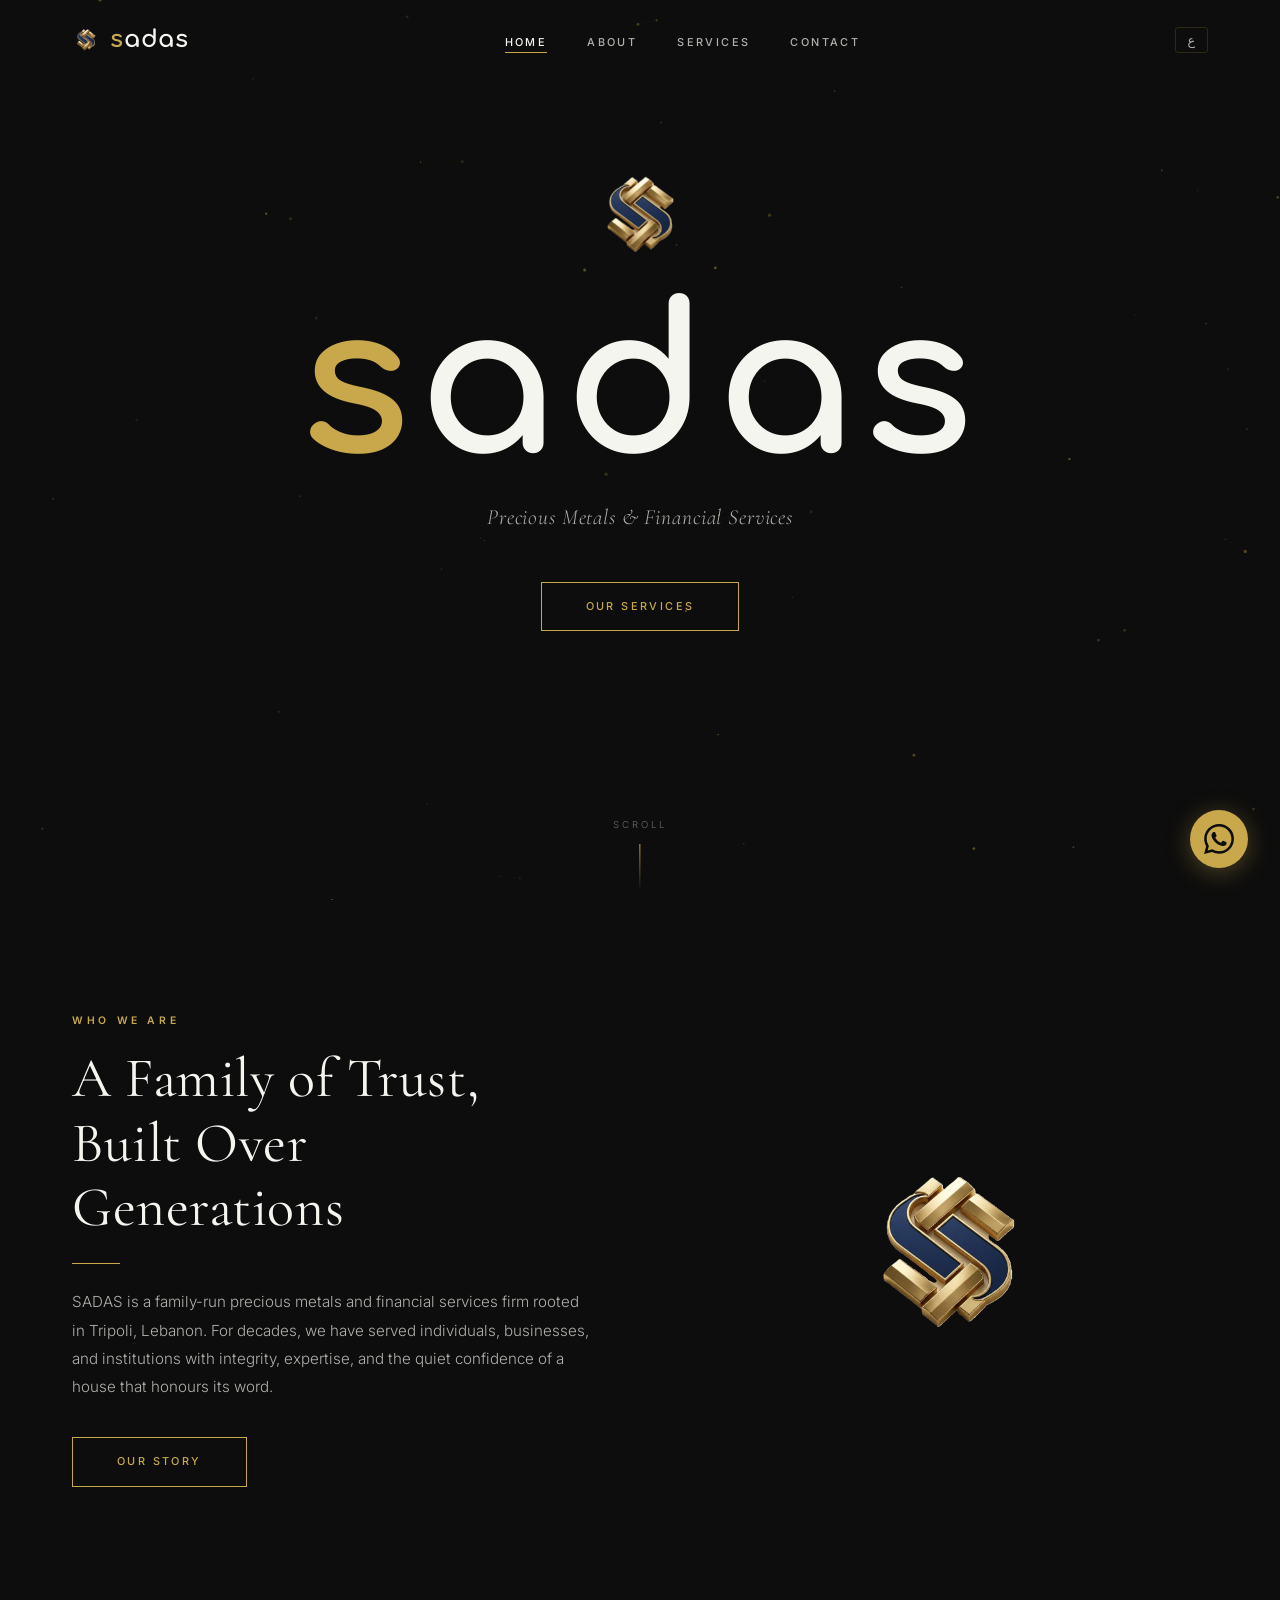
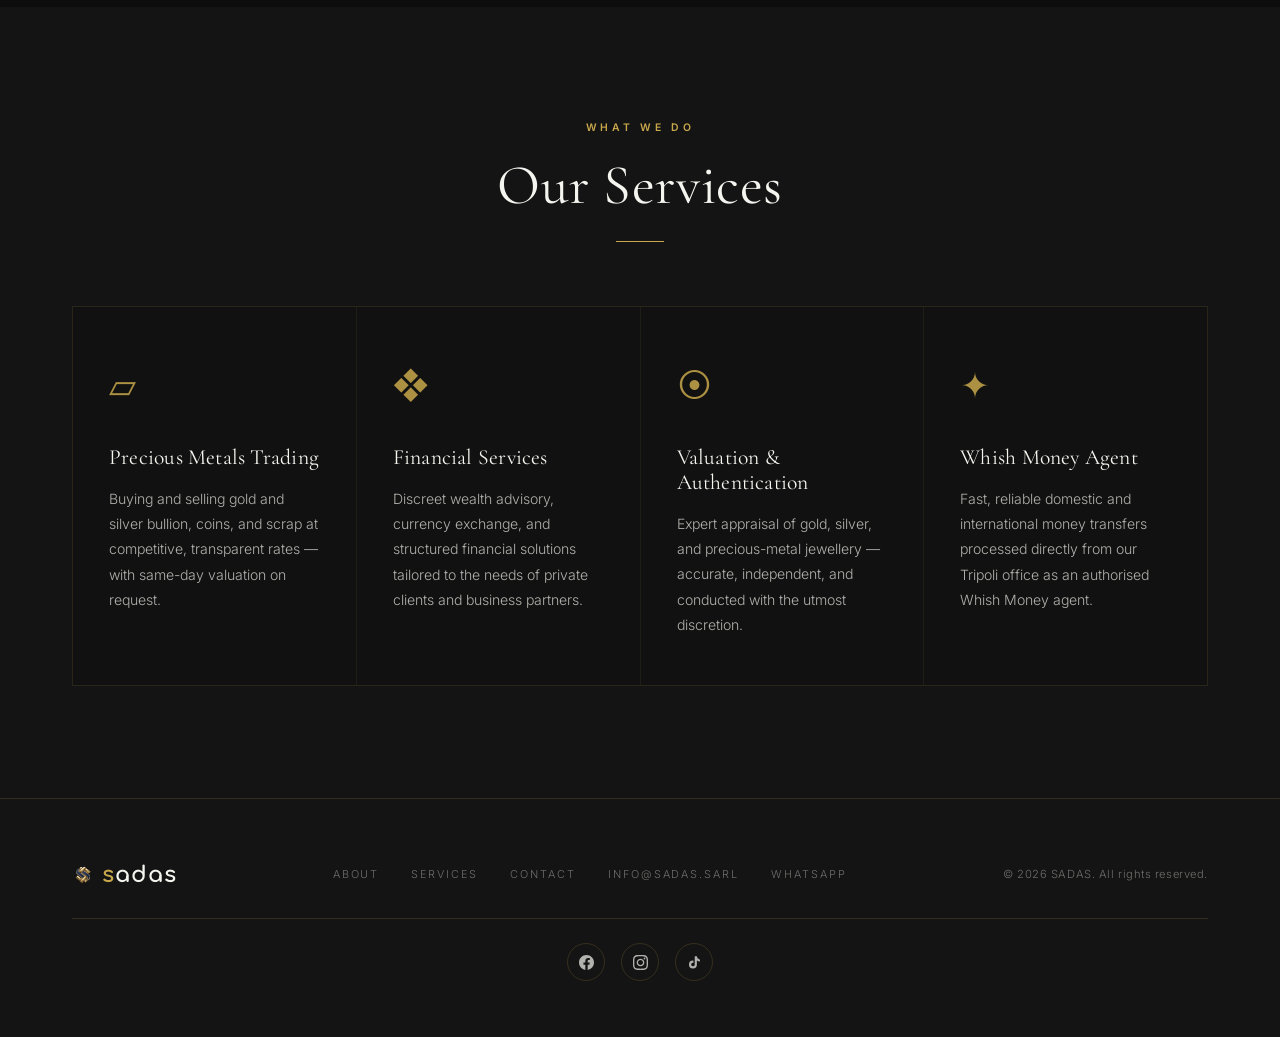
<file: index.html>
<!DOCTYPE html>
<html lang="en">
<head>
  <meta charset="UTF-8" />
  <meta name="viewport" content="width=device-width, initial-scale=1.0" />
  <title>SADAS — Precious Metals &amp; Financial Services | Tripoli, Lebanon</title>
  <meta name="description" content="SADAS (Saadeddine Abdulrahman Dannaoui &amp; Sons) — a trusted family firm in Tripoli, Lebanon specialising in precious metals trading and financial services." />
  <meta property="og:type"        content="website" />
  <meta property="og:url"         content="https://sadas.sarl/" />
  <meta property="og:title"       content="SADAS — Precious Metals &amp; Financial Services" />
  <meta property="og:description" content="Trusted family firm in Tripoli, Lebanon. Precious Metals &amp; Financial Services." />
  <link rel="icon" type="image/png" href="img/logo-mark.png" />
  <link rel="stylesheet" href="css/style.css" />
  <link rel="preconnect" href="https://fonts.googleapis.com" />
  <link rel="preconnect" href="https://fonts.gstatic.com" crossorigin />
</head>
<body>

  <!-- NAVBAR -->
  <nav class="navbar" aria-label="Main navigation">
    <div class="container">
      <a href="index.html" class="nav-logo" aria-label="SADAS — Home">
        <img class="logo-mark" src="img/logo-mark.png" alt="" aria-hidden="true" onerror="this.style.display='none'">
        <span class="logo-text"><em>s</em>adas</span>
      </a>

      <ul class="nav-links" role="list">
        <li><a href="index.html"    data-i18n="nav-home">Home</a></li>
        <li><a href="about.html"   data-i18n="nav-about">About</a></li>
        <li><a href="services.html" data-i18n="nav-services">Services</a></li>
        <li><a href="contact.html" data-i18n="nav-contact">Contact</a></li>
      </ul>

      <button class="lang-toggle" id="lang-toggle" aria-label="Switch language">&#1593;</button>

      <button class="nav-hamburger" aria-label="Open navigation menu" aria-expanded="false">
        <span></span><span></span><span></span>
      </button>
    </div>
  </nav>

  <!-- Mobile nav overlay -->
  <nav class="nav-mobile" aria-label="Mobile navigation">
    <button class="nav-mobile-close" aria-label="Close navigation">&#10005;</button>
    <a href="index.html"    data-i18n="nav-home">Home</a>
    <a href="about.html"   data-i18n="nav-about">About</a>
    <a href="services.html" data-i18n="nav-services">Services</a>
    <a href="contact.html" data-i18n="nav-contact">Contact</a>
  </nav>

  <main>

    <!-- HERO -->
    <section class="hero" aria-label="Hero">
      <canvas id="hero-canvas" aria-hidden="true"></canvas>

      <div class="hero-content">
        <img class="hero-logo-mark" src="img/logo-mark.png" alt="SADAS logo mark" onerror="this.style.display='none'" />
        <h1 class="hero-wordmark"><em>s</em>adas</h1>
        <p class="hero-tagline" data-i18n="hero-tagline">Precious Metals &amp; Financial Services</p>
        <div class="hero-actions">
          <a href="services.html" class="btn btn-outline">
            <span data-i18n="hero-btn">Our Services</span>
          </a>
        </div>
      </div>

      <div class="hero-scroll-cue" aria-hidden="true">
        <span data-i18n="hero-scroll">Scroll</span>
        <div class="scroll-line"></div>
      </div>
    </section>

    <!-- WHO WE ARE -->
    <section class="home-about">
      <div class="container">
        <div class="home-about-inner">
          <div class="home-about-text">
            <span class="section-label reveal" data-i18n="home-about-label">Who We Are</span>
            <h2 class="reveal delay-1" data-i18n-html="home-about-title">A Family of Trust,<br>Built Over Generations</h2>
            <div class="divider reveal delay-2"></div>
            <p class="reveal delay-2" data-i18n="home-about-p">
              SADAS is a family-run precious metals and financial services firm rooted in Tripoli,
              Lebanon. For decades, we have served individuals, businesses, and institutions with
              integrity, expertise, and the quiet confidence of a house that honours its word.
            </p>
            <div class="reveal delay-3">
              <a href="about.html" class="btn btn-outline"><span data-i18n="home-about-btn">Our Story</span></a>
            </div>
          </div>

          <div class="home-about-visual" aria-hidden="true">
            <img src="img/logo-mark.png" alt="" class="about-logo-mark" />
          </div>
        </div>
      </div>
    </section>

    <!-- SERVICES OVERVIEW -->
    <section class="home-services">
      <div class="container">
        <div class="section-header center reveal">
          <span class="section-label" data-i18n="home-svc-label">What We Do</span>
          <h2 data-i18n="home-svc-title">Our Services</h2>
          <div class="divider center"></div>
        </div>

        <div class="services-grid">

          <article class="svc-card reveal delay-1">
            <span class="svc-icon" aria-hidden="true">&#9649;</span>
            <h3 data-i18n="home-svc1-title">Precious Metals Trading</h3>
            <p data-i18n="home-svc1-p">
              Buying and selling gold and silver bullion, coins, and scrap at competitive,
              transparent rates — with same-day valuation on request.
            </p>
          </article>

          <article class="svc-card reveal delay-2">
            <span class="svc-icon" aria-hidden="true">&#10070;</span>
            <h3 data-i18n="home-svc2-title">Financial Services</h3>
            <p data-i18n="home-svc2-p">
              Discreet wealth advisory, currency exchange, and structured financial
              solutions tailored to the needs of private clients and business partners.
            </p>
          </article>

          <article class="svc-card reveal delay-3">
            <span class="svc-icon" aria-hidden="true">&#10687;</span>
            <h3 data-i18n="home-svc3-title">Valuation &amp; Authentication</h3>
            <p data-i18n="home-svc3-p">
              Expert appraisal of gold, silver, and precious-metal jewellery — accurate,
              independent, and conducted with the utmost discretion.
            </p>
          </article>

          <article class="svc-card reveal delay-4">
            <span class="svc-icon" aria-hidden="true">&#10022;</span>
            <h3 data-i18n="home-svc4-title">Whish Money Agent</h3>
            <p data-i18n="home-svc4-p">
              Fast, reliable domestic and international money transfers processed directly
              from our Tripoli office as an authorised Whish Money agent.
            </p>
          </article>

        </div>
      </div>
    </section>

  </main>

  <!-- FOOTER -->
  <footer>
    <div class="container">
      <div class="footer-inner">
        <a href="index.html" class="footer-logo">
          <img class="logo-mark" src="img/logo-mark.png" alt="" aria-hidden="true" onerror="this.style.display='none'">
          <span><em>s</em>adas</span>
        </a>

        <nav class="footer-links" aria-label="Footer navigation">
          <a href="about.html"    data-i18n="nav-about">About</a>
          <a href="services.html" data-i18n="nav-services">Services</a>
          <a href="contact.html" data-i18n="nav-contact">Contact</a>
          <a href="mailto:info@sadas.sarl">info@sadas.sarl</a>
          <a href="https://wa.me/9613343065" target="_blank" rel="noopener noreferrer">WhatsApp</a>
        </nav>

        <p class="footer-copy" data-i18n-html="footer-copy">
          &copy; <span id="year"></span> SADAS. All rights reserved.
        </p>
      </div>

      <div class="footer-social">
        <a href="https://www.facebook.com/sadas.sarl" class="social-link" target="_blank" rel="noopener noreferrer" aria-label="SADAS on Facebook">
          <svg viewBox="0 0 24 24" xmlns="http://www.w3.org/2000/svg" aria-hidden="true"><path d="M24 12.073c0-6.627-5.373-12-12-12s-12 5.373-12 12c0 5.99 4.388 10.954 10.125 11.854v-8.385H7.078v-3.47h3.047V9.43c0-3.007 1.792-4.669 4.533-4.669 1.312 0 2.686.235 2.686.235v2.953H15.83c-1.491 0-1.956.925-1.956 1.874v2.25h3.328l-.532 3.47h-2.796v8.385C19.612 23.027 24 18.062 24 12.073z"/></svg>
        </a>
        <a href="https://www.instagram.com/sadassarl/" class="social-link" target="_blank" rel="noopener noreferrer" aria-label="SADAS on Instagram">
          <svg viewBox="0 0 24 24" xmlns="http://www.w3.org/2000/svg" aria-hidden="true"><path d="M12 2.163c3.204 0 3.584.012 4.85.07 3.252.148 4.771 1.691 4.919 4.919.058 1.265.069 1.645.069 4.849 0 3.205-.012 3.584-.069 4.849-.149 3.225-1.664 4.771-4.919 4.919-1.266.058-1.644.07-4.85.07-3.204 0-3.584-.012-4.849-.07-3.26-.149-4.771-1.699-4.919-4.92-.058-1.265-.07-1.644-.07-4.849 0-3.204.013-3.583.07-4.849.149-3.227 1.664-4.771 4.919-4.919 1.266-.057 1.645-.069 4.849-.069zm0-2.163c-3.259 0-3.667.014-4.947.072-4.358.2-6.78 2.618-6.98 6.98-.059 1.281-.073 1.689-.073 4.948 0 3.259.014 3.668.072 4.948.2 4.358 2.618 6.78 6.98 6.98 1.281.058 1.689.072 4.948.072 3.259 0 3.668-.014 4.948-.072 4.354-.2 6.782-2.618 6.979-6.98.059-1.28.073-1.689.073-4.948 0-3.259-.014-3.667-.072-4.947-.196-4.354-2.617-6.78-6.979-6.98-1.281-.059-1.69-.073-4.949-.073zm0 5.838c-3.403 0-6.162 2.759-6.162 6.162s2.759 6.163 6.162 6.163 6.162-2.759 6.162-6.163c0-3.403-2.759-6.162-6.162-6.162zm0 10.162c-2.209 0-4-1.79-4-4 0-2.209 1.791-4 4-4s4 1.791 4 4c0 2.21-1.791 4-4 4zm6.406-11.845c-.796 0-1.441.645-1.441 1.44s.645 1.44 1.441 1.44c.795 0 1.439-.645 1.439-1.44s-.644-1.44-1.439-1.44z"/></svg>
        </a>
        <a href="https://www.tiktok.com/@sadas.s.a.r.l" class="social-link" target="_blank" rel="noopener noreferrer" aria-label="SADAS on TikTok">
          <svg viewBox="0 0 24 24" xmlns="http://www.w3.org/2000/svg" aria-hidden="true"><path d="M19.59 6.69a4.83 4.83 0 01-3.77-4.25V2h-3.45v13.67a2.89 2.89 0 01-2.88 2.5 2.89 2.89 0 01-2.89-2.89 2.89 2.89 0 012.89-2.89c.28 0 .54.04.79.1V9.01a6.33 6.33 0 00-.79-.05 6.34 6.34 0 00-6.34 6.34 6.34 6.34 0 006.34 6.34 6.34 6.34 0 006.33-6.34V8.89a8.26 8.26 0 004.84 1.55V7c-.01 0-1.22.01-3.07-.31z"/></svg>
        </a>
      </div>
    </div>
  </footer>

  <!-- WHATSAPP FLOATING BUTTON -->
  <a href="https://wa.me/9613343065" class="wa-float" target="_blank" rel="noopener noreferrer" aria-label="Chat with us on WhatsApp">
    <svg viewBox="0 0 24 24" xmlns="http://www.w3.org/2000/svg" aria-hidden="true">
      <path d="M17.472 14.382c-.297-.149-1.758-.867-2.03-.967-.273-.099-.471-.148-.67.15-.197.297-.767.966-.94 1.164-.173.199-.347.223-.644.075-.297-.15-1.255-.463-2.39-1.475-.883-.788-1.48-1.761-1.653-2.059-.173-.297-.018-.458.13-.606.134-.133.298-.347.446-.52.149-.174.198-.298.298-.497.099-.198.05-.371-.025-.52-.075-.149-.669-1.612-.916-2.207-.242-.579-.487-.5-.669-.51-.173-.008-.371-.01-.57-.01-.198 0-.52.074-.792.372-.272.297-1.04 1.016-1.04 2.479 0 1.462 1.065 2.875 1.213 3.074.149.198 2.096 3.2 5.077 4.487.709.306 1.262.489 1.694.625.712.227 1.36.195 1.871.118.571-.085 1.758-.719 2.006-1.413.248-.694.248-1.289.173-1.413-.074-.124-.272-.198-.57-.347m-5.421 7.403h-.004a9.87 9.87 0 01-5.031-1.378l-.361-.214-3.741.982.998-3.648-.235-.374a9.86 9.86 0 01-1.51-5.26c.001-5.45 4.436-9.884 9.888-9.884 2.64 0 5.122 1.03 6.988 2.898a9.825 9.825 0 012.893 6.994c-.003 5.45-4.437 9.884-9.885 9.884m8.413-18.297A11.815 11.815 0 0012.05 0C5.495 0 .16 5.335.157 11.892c0 2.096.547 4.142 1.588 5.945L.057 24l6.305-1.654a11.882 11.882 0 005.683 1.448h.005c6.554 0 11.89-5.335 11.893-11.893a11.821 11.821 0 00-3.48-8.413Z"/>
    </svg>
  </a>

  <script>document.getElementById('year').textContent = new Date().getFullYear();</script>
  <script src="js/main.js"></script>
</body>
</html>
</file>
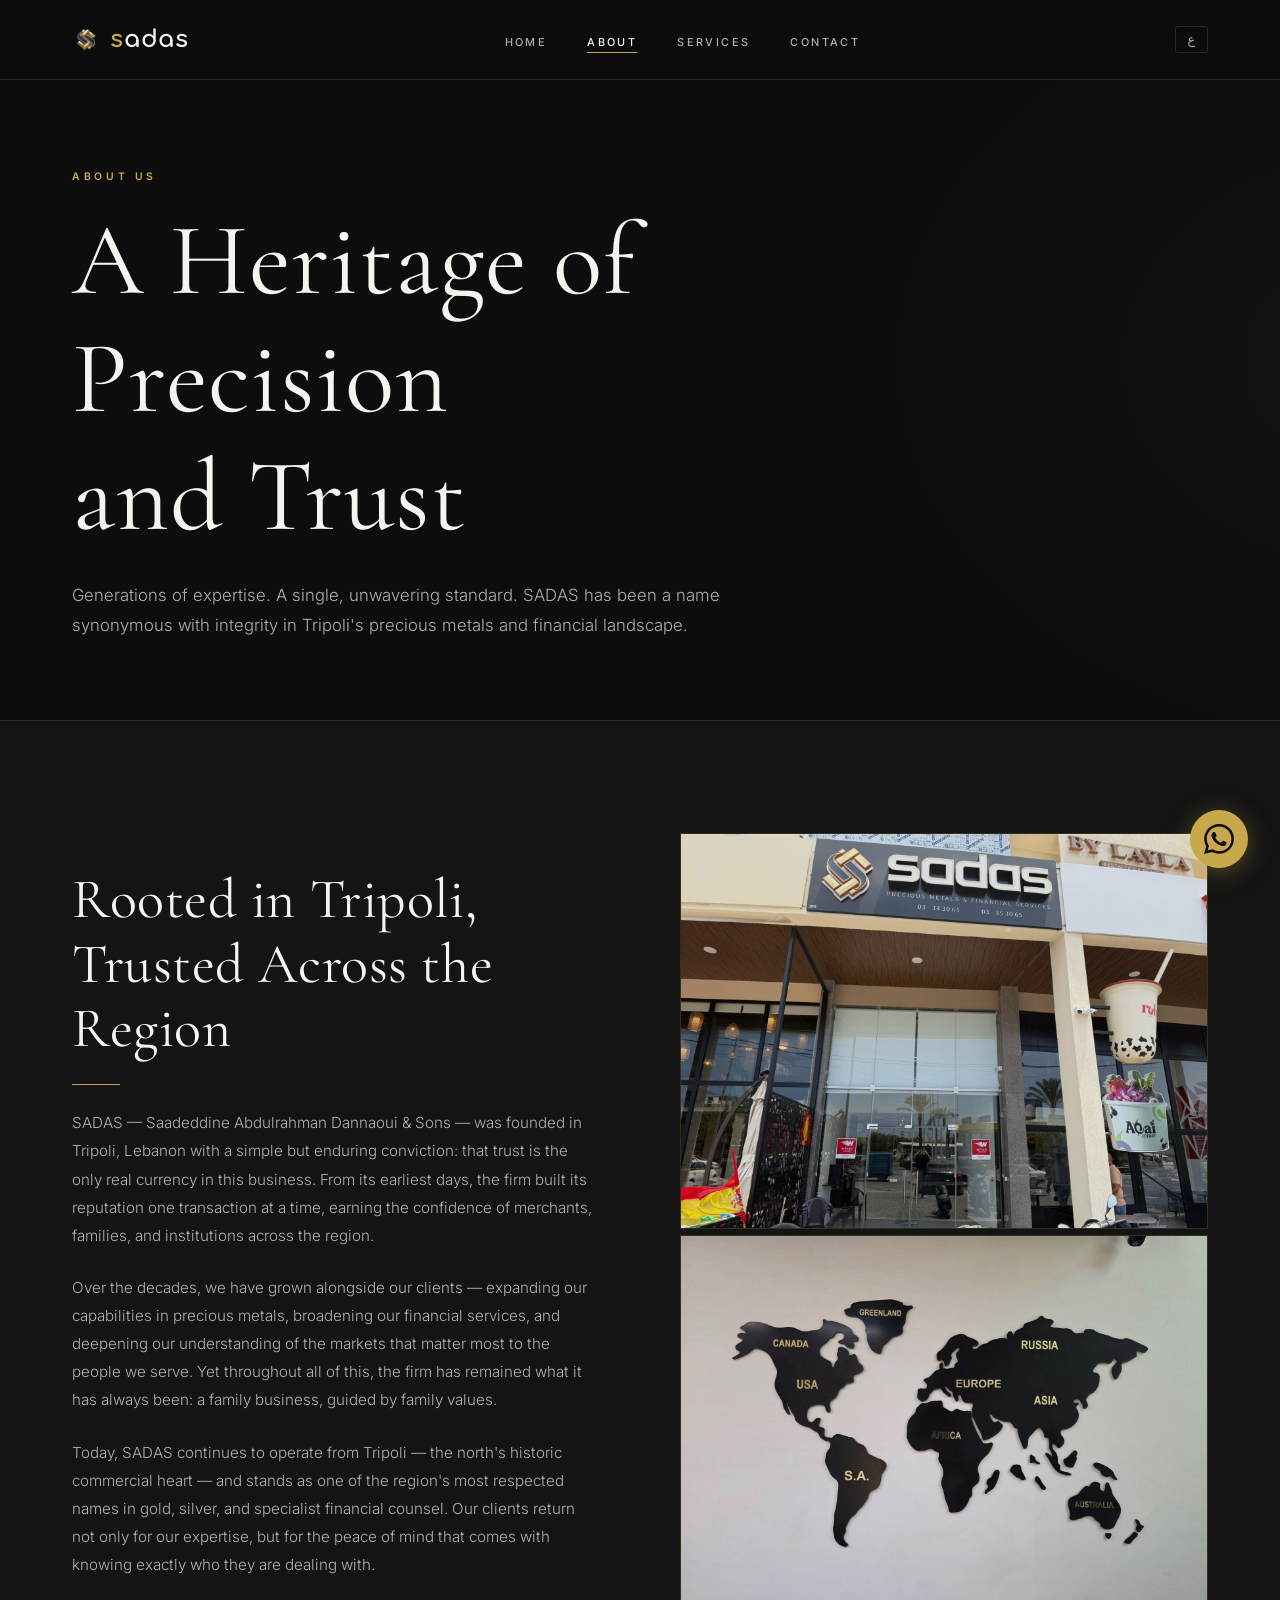
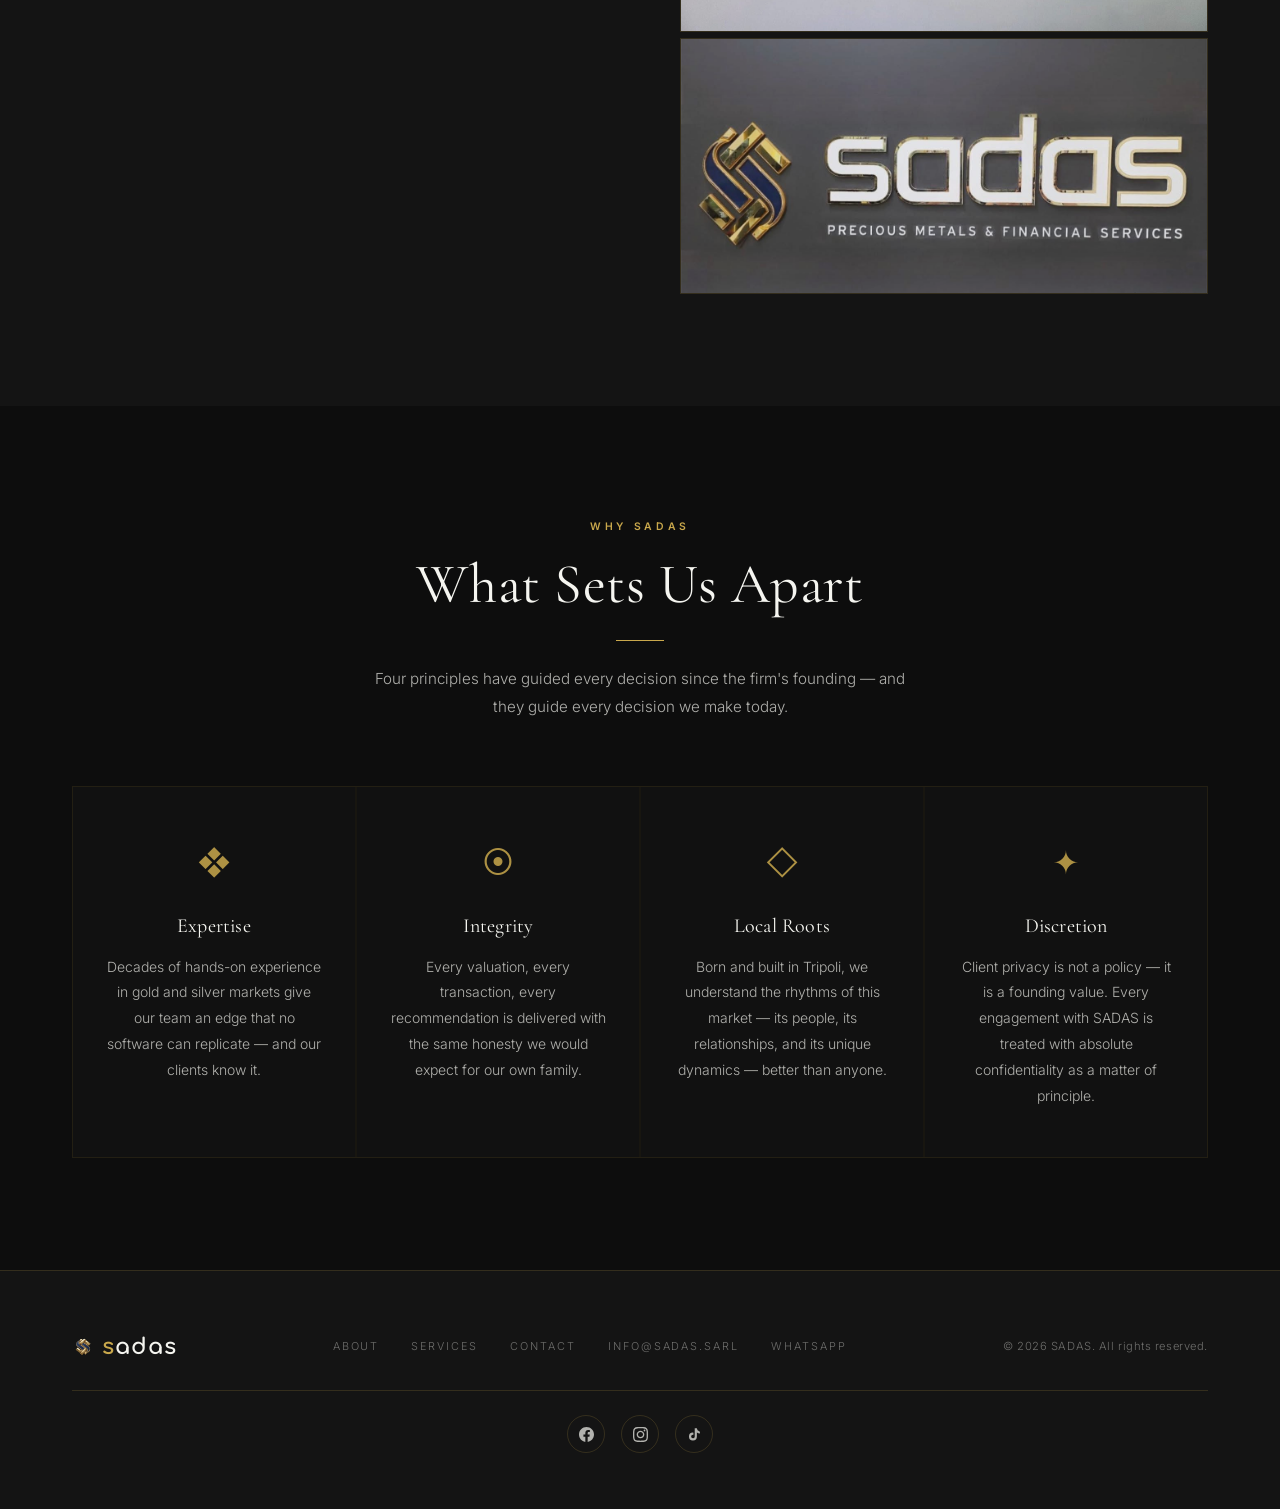
<file: about.html>
<!DOCTYPE html>
<html lang="en">
<head>
  <meta charset="UTF-8" />
  <meta name="viewport" content="width=device-width, initial-scale=1.0" />
  <title>About — SADAS | Precious Metals &amp; Financial Services, Tripoli Lebanon</title>
  <meta name="description" content="Learn about SADAS — a family business with deep roots in Tripoli, Lebanon, built on decades of expertise, integrity, and trust in precious metals and finance." />
  <meta property="og:type"        content="website" />
  <meta property="og:url"         content="https://sadas.sarl/about.html" />
  <meta property="og:title"       content="About SADAS — Our Story &amp; Heritage" />
  <meta property="og:description" content="A family of trust, built over generations in Tripoli, Lebanon." />
  <link rel="icon" type="image/png" href="img/logo-mark.png" />
  <link rel="stylesheet" href="css/style.css" />
  <link rel="preconnect" href="https://fonts.googleapis.com" />
  <link rel="preconnect" href="https://fonts.gstatic.com" crossorigin />
</head>
<body>

  <!-- NAVBAR -->
  <nav class="navbar" data-always-scrolled="true" aria-label="Main navigation">
    <div class="container">
      <a href="index.html" class="nav-logo" aria-label="SADAS — Home">
        <img class="logo-mark" src="img/logo-mark.png" alt="" aria-hidden="true" onerror="this.style.display='none'">
        <span class="logo-text"><em>s</em>adas</span>
      </a>

      <ul class="nav-links" role="list">
        <li><a href="index.html"    data-i18n="nav-home">Home</a></li>
        <li><a href="about.html"   data-i18n="nav-about">About</a></li>
        <li><a href="services.html" data-i18n="nav-services">Services</a></li>
        <li><a href="contact.html" data-i18n="nav-contact">Contact</a></li>
      </ul>

      <button class="lang-toggle" id="lang-toggle" aria-label="Switch language">&#1593;</button>

      <button class="nav-hamburger" aria-label="Open navigation menu" aria-expanded="false">
        <span></span><span></span><span></span>
      </button>
    </div>
  </nav>

  <!-- Mobile nav overlay -->
  <nav class="nav-mobile" aria-label="Mobile navigation">
    <button class="nav-mobile-close" aria-label="Close navigation">&#10005;</button>
    <a href="index.html"    data-i18n="nav-home">Home</a>
    <a href="about.html"   data-i18n="nav-about">About</a>
    <a href="services.html" data-i18n="nav-services">Services</a>
    <a href="contact.html" data-i18n="nav-contact">Contact</a>
  </nav>

  <main>

    <!-- PAGE HERO -->
    <header class="page-hero">
      <div class="container">
        <div class="page-hero-inner">
          <span class="section-label" data-i18n="about-page-label">About Us</span>
          <h1 data-i18n-html="about-page-title">A Heritage of Precision<br>and Trust</h1>
          <p class="lead" data-i18n="about-page-lead">
            Generations of expertise. A single, unwavering standard.
            SADAS has been a name synonymous with integrity in Tripoli's
            precious metals and financial landscape.
          </p>
        </div>
      </div>
    </header>

    <!-- COMPANY STORY -->
    <section class="about-story">
      <div class="container">
        <div class="story-grid">

          <div class="story-text">
            <span class="section-label reveal" data-i18n="about-story-label">Our Story</span>
            <h2 class="reveal delay-1" data-i18n-html="about-story-title">Rooted in Tripoli,<br>Trusted Across the Region</h2>
            <div class="divider reveal delay-2"></div>
            <p class="reveal delay-2" data-i18n="about-story-p1">
              SADAS — Saadeddine Abdulrahman Dannaoui &amp; Sons — was founded in Tripoli, Lebanon
              with a simple but enduring conviction: that trust is the only real currency in this
              business. From its earliest days, the firm built its reputation one transaction at a
              time, earning the confidence of merchants, families, and institutions across the region.
            </p>
            <p class="reveal delay-3" data-i18n="about-story-p2">
              Over the decades, we have grown alongside our clients — expanding our capabilities
              in precious metals, broadening our financial services, and deepening our understanding
              of the markets that matter most to the people we serve. Yet throughout all of this,
              the firm has remained what it has always been: a family business, guided by family values.
            </p>
            <p class="reveal delay-4" data-i18n="about-story-p3">
              Today, SADAS continues to operate from Tripoli — the north's historic commercial heart —
              and stands as one of the region's most respected names in gold, silver, and specialist
              financial counsel. Our clients return not only for our expertise, but for the peace of
              mind that comes with knowing exactly who they are dealing with.
            </p>
          </div>

          <!-- Office photo grid -->
          <div class="reveal delay-2">
            <div class="office-photos">
              <div class="office-photo-main">
                <img src="img/office-exterior.jpg"
                     alt="SADAS office exterior — Tripoli, Lebanon"
                     onerror="this.parentElement.style.background='#111';this.style.display='none'" />
              </div>
              <div class="office-photo-row">
                <div>
                  <img src="img/office-interior.jpg"
                       alt="SADAS office interior"
                       onerror="this.parentElement.style.background='#111';this.style.display='none'" />
                </div>
                <div>
                  <img src="img/office-logo.jpg"
                       alt="SADAS brand signage"
                       onerror="this.parentElement.style.background='#111';this.style.display='none'" />
                </div>
              </div>
            </div>
          </div>

        </div>
      </div>
    </section>

    <!-- WHY SADAS — Trust Pillars -->
    <section class="about-pillars">
      <div class="container">
        <div class="section-header center reveal">
          <span class="section-label" data-i18n="about-pillars-label">Why SADAS</span>
          <h2 data-i18n="about-pillars-title">What Sets Us Apart</h2>
          <div class="divider center"></div>
          <p data-i18n="about-pillars-p">
            Four principles have guided every decision since the firm's founding —
            and they guide every decision we make today.
          </p>
        </div>

        <div class="pillars-grid">

          <article class="pillar reveal delay-1">
            <span class="pillar-icon" aria-hidden="true">&#10070;</span>
            <h3 data-i18n="about-p1-title">Expertise</h3>
            <p data-i18n="about-p1-desc">
              Decades of hands-on experience in gold and silver markets give our team
              an edge that no software can replicate — and our clients know it.
            </p>
          </article>

          <article class="pillar reveal delay-2">
            <span class="pillar-icon" aria-hidden="true">&#10687;</span>
            <h3 data-i18n="about-p2-title">Integrity</h3>
            <p data-i18n="about-p2-desc">
              Every valuation, every transaction, every recommendation is delivered
              with the same honesty we would expect for our own family.
            </p>
          </article>

          <article class="pillar reveal delay-3">
            <span class="pillar-icon" aria-hidden="true">&#9671;</span>
            <h3 data-i18n="about-p3-title">Local Roots</h3>
            <p data-i18n="about-p3-desc">
              Born and built in Tripoli, we understand the rhythms of this market —
              its people, its relationships, and its unique dynamics — better than anyone.
            </p>
          </article>

          <article class="pillar reveal delay-4">
            <span class="pillar-icon" aria-hidden="true">&#10022;</span>
            <h3 data-i18n="about-p4-title">Discretion</h3>
            <p data-i18n="about-p4-desc">
              Client privacy is not a policy — it is a founding value. Every engagement
              with SADAS is treated with absolute confidentiality as a matter of principle.
            </p>
          </article>

        </div>
      </div>
    </section>

  </main>

  <!-- FOOTER -->
  <footer>
    <div class="container">
      <div class="footer-inner">
        <a href="index.html" class="footer-logo">
          <img class="logo-mark" src="img/logo-mark.png" alt="" aria-hidden="true" onerror="this.style.display='none'">
          <span><em>s</em>adas</span>
        </a>

        <nav class="footer-links" aria-label="Footer navigation">
          <a href="about.html"    data-i18n="nav-about">About</a>
          <a href="services.html" data-i18n="nav-services">Services</a>
          <a href="contact.html" data-i18n="nav-contact">Contact</a>
          <a href="mailto:info@sadas.sarl">info@sadas.sarl</a>
          <a href="https://wa.me/9613343065" target="_blank" rel="noopener noreferrer">WhatsApp</a>
        </nav>

        <p class="footer-copy" data-i18n-html="footer-copy">
          &copy; <span id="year"></span> SADAS. All rights reserved.
        </p>
      </div>

      <div class="footer-social">
        <a href="https://www.facebook.com/sadas.sarl" class="social-link" target="_blank" rel="noopener noreferrer" aria-label="SADAS on Facebook">
          <svg viewBox="0 0 24 24" xmlns="http://www.w3.org/2000/svg" aria-hidden="true"><path d="M24 12.073c0-6.627-5.373-12-12-12s-12 5.373-12 12c0 5.99 4.388 10.954 10.125 11.854v-8.385H7.078v-3.47h3.047V9.43c0-3.007 1.792-4.669 4.533-4.669 1.312 0 2.686.235 2.686.235v2.953H15.83c-1.491 0-1.956.925-1.956 1.874v2.25h3.328l-.532 3.47h-2.796v8.385C19.612 23.027 24 18.062 24 12.073z"/></svg>
        </a>
        <a href="https://www.instagram.com/sadassarl/" class="social-link" target="_blank" rel="noopener noreferrer" aria-label="SADAS on Instagram">
          <svg viewBox="0 0 24 24" xmlns="http://www.w3.org/2000/svg" aria-hidden="true"><path d="M12 2.163c3.204 0 3.584.012 4.85.07 3.252.148 4.771 1.691 4.919 4.919.058 1.265.069 1.645.069 4.849 0 3.205-.012 3.584-.069 4.849-.149 3.225-1.664 4.771-4.919 4.919-1.266.058-1.644.07-4.85.07-3.204 0-3.584-.012-4.849-.07-3.26-.149-4.771-1.699-4.919-4.92-.058-1.265-.07-1.644-.07-4.849 0-3.204.013-3.583.07-4.849.149-3.227 1.664-4.771 4.919-4.919 1.266-.057 1.645-.069 4.849-.069zm0-2.163c-3.259 0-3.667.014-4.947.072-4.358.2-6.78 2.618-6.98 6.98-.059 1.281-.073 1.689-.073 4.948 0 3.259.014 3.668.072 4.948.2 4.358 2.618 6.78 6.98 6.98 1.281.058 1.689.072 4.948.072 3.259 0 3.668-.014 4.948-.072 4.354-.2 6.782-2.618 6.979-6.98.059-1.28.073-1.689.073-4.948 0-3.259-.014-3.667-.072-4.947-.196-4.354-2.617-6.78-6.979-6.98-1.281-.059-1.69-.073-4.949-.073zm0 5.838c-3.403 0-6.162 2.759-6.162 6.162s2.759 6.163 6.162 6.163 6.162-2.759 6.162-6.163c0-3.403-2.759-6.162-6.162-6.162zm0 10.162c-2.209 0-4-1.79-4-4 0-2.209 1.791-4 4-4s4 1.791 4 4c0 2.21-1.791 4-4 4zm6.406-11.845c-.796 0-1.441.645-1.441 1.44s.645 1.44 1.441 1.44c.795 0 1.439-.645 1.439-1.44s-.644-1.44-1.439-1.44z"/></svg>
        </a>
        <a href="https://www.tiktok.com/@sadas.s.a.r.l" class="social-link" target="_blank" rel="noopener noreferrer" aria-label="SADAS on TikTok">
          <svg viewBox="0 0 24 24" xmlns="http://www.w3.org/2000/svg" aria-hidden="true"><path d="M19.59 6.69a4.83 4.83 0 01-3.77-4.25V2h-3.45v13.67a2.89 2.89 0 01-2.88 2.5 2.89 2.89 0 01-2.89-2.89 2.89 2.89 0 012.89-2.89c.28 0 .54.04.79.1V9.01a6.33 6.33 0 00-.79-.05 6.34 6.34 0 00-6.34 6.34 6.34 6.34 0 006.34 6.34 6.34 6.34 0 006.33-6.34V8.89a8.26 8.26 0 004.84 1.55V7c-.01 0-1.22.01-3.07-.31z"/></svg>
        </a>
      </div>
    </div>
  </footer>

  <!-- WHATSAPP FLOATING BUTTON -->
  <a href="https://wa.me/9613343065" class="wa-float" target="_blank" rel="noopener noreferrer" aria-label="Chat with us on WhatsApp">
    <svg viewBox="0 0 24 24" xmlns="http://www.w3.org/2000/svg" aria-hidden="true">
      <path d="M17.472 14.382c-.297-.149-1.758-.867-2.03-.967-.273-.099-.471-.148-.67.15-.197.297-.767.966-.94 1.164-.173.199-.347.223-.644.075-.297-.15-1.255-.463-2.39-1.475-.883-.788-1.48-1.761-1.653-2.059-.173-.297-.018-.458.13-.606.134-.133.298-.347.446-.52.149-.174.198-.298.298-.497.099-.198.05-.371-.025-.52-.075-.149-.669-1.612-.916-2.207-.242-.579-.487-.5-.669-.51-.173-.008-.371-.01-.57-.01-.198 0-.52.074-.792.372-.272.297-1.04 1.016-1.04 2.479 0 1.462 1.065 2.875 1.213 3.074.149.198 2.096 3.2 5.077 4.487.709.306 1.262.489 1.694.625.712.227 1.36.195 1.871.118.571-.085 1.758-.719 2.006-1.413.248-.694.248-1.289.173-1.413-.074-.124-.272-.198-.57-.347m-5.421 7.403h-.004a9.87 9.87 0 01-5.031-1.378l-.361-.214-3.741.982.998-3.648-.235-.374a9.86 9.86 0 01-1.51-5.26c.001-5.45 4.436-9.884 9.888-9.884 2.64 0 5.122 1.03 6.988 2.898a9.825 9.825 0 012.893 6.994c-.003 5.45-4.437 9.884-9.885 9.884m8.413-18.297A11.815 11.815 0 0012.05 0C5.495 0 .16 5.335.157 11.892c0 2.096.547 4.142 1.588 5.945L.057 24l6.305-1.654a11.882 11.882 0 005.683 1.448h.005c6.554 0 11.89-5.335 11.893-11.893a11.821 11.821 0 00-3.48-8.413Z"/>
    </svg>
  </a>

  <script>document.getElementById('year').textContent = new Date().getFullYear();</script>
  <script src="js/main.js"></script>
</body>
</html>
</file>
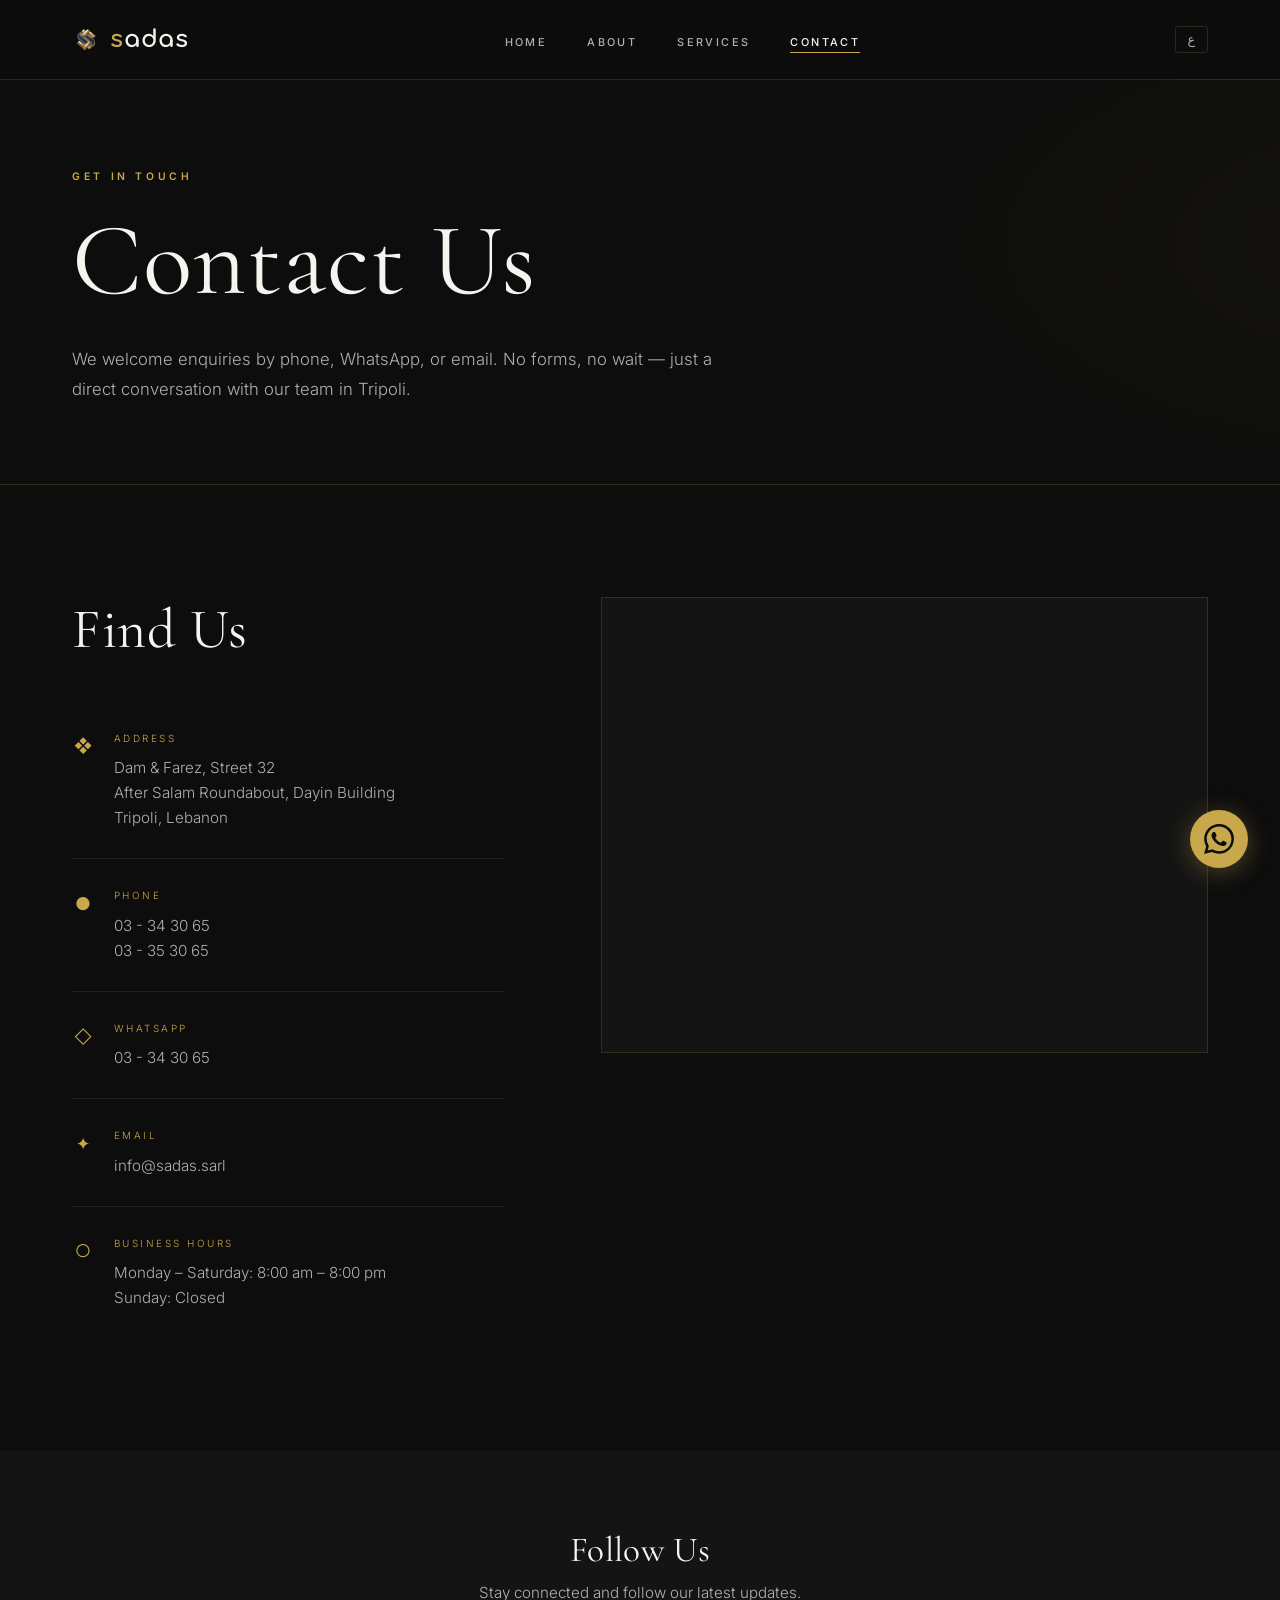
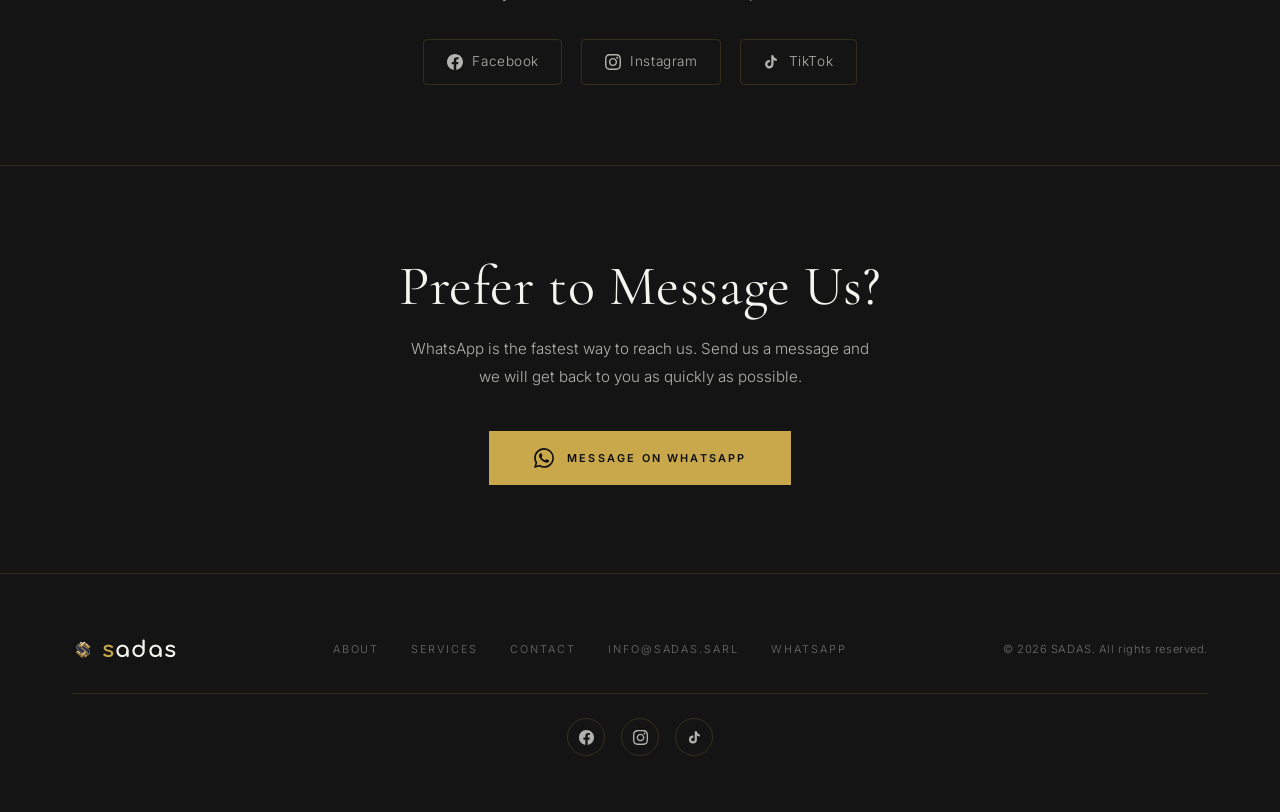
<file: contact.html>
<!DOCTYPE html>
<html lang="en">
<head>
  <meta charset="UTF-8" />
  <meta name="viewport" content="width=device-width, initial-scale=1.0" />
  <title>Contact — SADAS | Tripoli, Lebanon</title>
  <meta name="description" content="Contact SADAS in Tripoli, Lebanon. Reach us by phone, WhatsApp, or email for precious metals trading and financial services enquiries." />
  <meta property="og:type"        content="website" />
  <meta property="og:url"         content="https://sadas.sarl/contact.html" />
  <meta property="og:title"       content="Contact SADAS — Tripoli, Lebanon" />
  <meta property="og:description" content="Get in touch with SADAS by phone, WhatsApp, or email. We are based in Tripoli, Lebanon." />
  <link rel="icon" type="image/png" href="img/logo-mark.png" />
  <link rel="stylesheet" href="css/style.css" />
  <link rel="preconnect" href="https://fonts.googleapis.com" />
  <link rel="preconnect" href="https://fonts.gstatic.com" crossorigin />
</head>
<body>

  <!-- NAVBAR -->
  <nav class="navbar" data-always-scrolled="true" aria-label="Main navigation">
    <div class="container">
      <a href="index.html" class="nav-logo" aria-label="SADAS — Home">
        <img class="logo-mark" src="img/logo-mark.png" alt="" aria-hidden="true" onerror="this.style.display='none'">
        <span class="logo-text"><em>s</em>adas</span>
      </a>

      <ul class="nav-links" role="list">
        <li><a href="index.html"    data-i18n="nav-home">Home</a></li>
        <li><a href="about.html"   data-i18n="nav-about">About</a></li>
        <li><a href="services.html" data-i18n="nav-services">Services</a></li>
        <li><a href="contact.html" data-i18n="nav-contact">Contact</a></li>
      </ul>

      <button class="lang-toggle" id="lang-toggle" aria-label="Switch language">&#1593;</button>

      <button class="nav-hamburger" aria-label="Open navigation menu" aria-expanded="false">
        <span></span><span></span><span></span>
      </button>
    </div>
  </nav>

  <!-- Mobile nav overlay -->
  <nav class="nav-mobile" aria-label="Mobile navigation">
    <button class="nav-mobile-close" aria-label="Close navigation">&#10005;</button>
    <a href="index.html"    data-i18n="nav-home">Home</a>
    <a href="about.html"   data-i18n="nav-about">About</a>
    <a href="services.html" data-i18n="nav-services">Services</a>
    <a href="contact.html" data-i18n="nav-contact">Contact</a>
  </nav>

  <main>

    <!-- PAGE HERO -->
    <header class="page-hero">
      <div class="container">
        <div class="page-hero-inner">
          <span class="section-label" data-i18n="contact-page-label">Get In Touch</span>
          <h1 data-i18n="contact-page-title">Contact Us</h1>
          <p class="lead" data-i18n="contact-page-lead">
            We welcome enquiries by phone, WhatsApp, or email. No forms, no wait —
            just a direct conversation with our team in Tripoli.
          </p>
        </div>
      </div>
    </header>

    <!-- CONTACT INFORMATION & MAP -->
    <section class="contact-main">
      <div class="container">
        <div class="contact-grid">

          <!-- Left: contact details -->
          <div class="contact-details">
            <h2 class="contact-info-title reveal" data-i18n="contact-find-us">Find Us</h2>

            <!-- Address -->
            <div class="contact-item reveal delay-1">
              <span class="contact-item-icon" aria-hidden="true">&#10070;</span>
              <div>
                <span class="contact-item-label" data-i18n="contact-address-label">Address</span>
                <p class="contact-item-value" data-i18n-html="contact-address-val">
                  Dam &amp; Farez, Street 32<br>
                  After Salam Roundabout, Dayin Building<br>
                  Tripoli, Lebanon
                </p>
              </div>
            </div>

            <!-- Phone -->
            <div class="contact-item reveal delay-2">
              <span class="contact-item-icon" aria-hidden="true">&#9679;</span>
              <div>
                <span class="contact-item-label" data-i18n="contact-phone-label">Phone</span>
                <p class="contact-item-value" dir="ltr">
                  <a href="tel:+9613343065">03 - 34 30 65</a><br>
                  <a href="tel:+9613353065">03 - 35 30 65</a>
                </p>
              </div>
            </div>

            <!-- WhatsApp -->
            <div class="contact-item reveal delay-2">
              <span class="contact-item-icon" aria-hidden="true">&#9671;</span>
              <div>
                <span class="contact-item-label" data-i18n="contact-wa-label">WhatsApp</span>
                <p class="contact-item-value" dir="ltr">
                  <a href="https://wa.me/9613343065" target="_blank" rel="noopener noreferrer">
                    03 - 34 30 65
                  </a>
                </p>
              </div>
            </div>

            <!-- Email -->
            <div class="contact-item reveal delay-3">
              <span class="contact-item-icon" aria-hidden="true">&#10022;</span>
              <div>
                <span class="contact-item-label" data-i18n="contact-email-label">Email</span>
                <p class="contact-item-value">
                  <a href="mailto:info@sadas.sarl">info@sadas.sarl</a>
                </p>
              </div>
            </div>

            <!-- Business Hours -->
            <div class="contact-item reveal delay-4">
              <span class="contact-item-icon" aria-hidden="true">&#9675;</span>
              <div>
                <span class="contact-item-label" data-i18n="contact-hours-label">Business Hours</span>
                <p class="contact-item-value" data-i18n-html="contact-hours-val">
                  Monday – Saturday: 8:00 am – 8:00 pm<br>
                  Sunday: Closed
                </p>
              </div>
            </div>

          </div>

          <!-- Right: map -->
          <div class="reveal delay-2">
            <div class="map-wrap">
              <iframe class="map-iframe" src="https://www.google.com/maps/embed?pb=!1m14!1m12!1m3!1d394.6640179733821!2d35.82590027471499!3d34.421890878383365!2m3!1f0!2f0!3f0!3m2!1i1024!2i768!4f13.1!5e0!3m2!1sen!2slb!4v1782559174927!5m2!1sen!2slb" allowfullscreen="" loading="lazy" referrerpolicy="strict-origin-when-cross-origin"></iframe>
            </div>
          </div>

        </div>
      </div>
    </section>

    <!-- FOLLOW US -->
    <section class="contact-social">
      <div class="container">
        <h2 class="reveal" data-i18n="contact-social-title">Follow Us</h2>
        <p class="reveal delay-1" data-i18n="contact-social-p">Stay connected and follow our latest updates.</p>
        <div class="contact-social-links reveal delay-2">
          <a href="https://www.facebook.com/sadas.sarl" class="social-link-large" target="_blank" rel="noopener noreferrer">
            <svg viewBox="0 0 24 24" xmlns="http://www.w3.org/2000/svg" aria-hidden="true"><path d="M24 12.073c0-6.627-5.373-12-12-12s-12 5.373-12 12c0 5.99 4.388 10.954 10.125 11.854v-8.385H7.078v-3.47h3.047V9.43c0-3.007 1.792-4.669 4.533-4.669 1.312 0 2.686.235 2.686.235v2.953H15.83c-1.491 0-1.956.925-1.956 1.874v2.25h3.328l-.532 3.47h-2.796v8.385C19.612 23.027 24 18.062 24 12.073z"/></svg>
            <span data-i18n="social-facebook">Facebook</span>
          </a>
          <a href="https://www.instagram.com/sadassarl/" class="social-link-large" target="_blank" rel="noopener noreferrer">
            <svg viewBox="0 0 24 24" xmlns="http://www.w3.org/2000/svg" aria-hidden="true"><path d="M12 2.163c3.204 0 3.584.012 4.85.07 3.252.148 4.771 1.691 4.919 4.919.058 1.265.069 1.645.069 4.849 0 3.205-.012 3.584-.069 4.849-.149 3.225-1.664 4.771-4.919 4.919-1.266.058-1.644.07-4.85.07-3.204 0-3.584-.012-4.849-.07-3.26-.149-4.771-1.699-4.919-4.92-.058-1.265-.07-1.644-.07-4.849 0-3.204.013-3.583.07-4.849.149-3.227 1.664-4.771 4.919-4.919 1.266-.057 1.645-.069 4.849-.069zm0-2.163c-3.259 0-3.667.014-4.947.072-4.358.2-6.78 2.618-6.98 6.98-.059 1.281-.073 1.689-.073 4.948 0 3.259.014 3.668.072 4.948.2 4.358 2.618 6.78 6.98 6.98 1.281.058 1.689.072 4.948.072 3.259 0 3.668-.014 4.948-.072 4.354-.2 6.782-2.618 6.979-6.98.059-1.28.073-1.689.073-4.948 0-3.259-.014-3.667-.072-4.947-.196-4.354-2.617-6.78-6.979-6.98-1.281-.059-1.69-.073-4.949-.073zm0 5.838c-3.403 0-6.162 2.759-6.162 6.162s2.759 6.163 6.162 6.163 6.162-2.759 6.162-6.163c0-3.403-2.759-6.162-6.162-6.162zm0 10.162c-2.209 0-4-1.79-4-4 0-2.209 1.791-4 4-4s4 1.791 4 4c0 2.21-1.791 4-4 4zm6.406-11.845c-.796 0-1.441.645-1.441 1.44s.645 1.44 1.441 1.44c.795 0 1.439-.645 1.439-1.44s-.644-1.44-1.439-1.44z"/></svg>
            <span data-i18n="social-instagram">Instagram</span>
          </a>
          <a href="https://www.tiktok.com/@sadas.s.a.r.l" class="social-link-large" target="_blank" rel="noopener noreferrer">
            <svg viewBox="0 0 24 24" xmlns="http://www.w3.org/2000/svg" aria-hidden="true"><path d="M19.59 6.69a4.83 4.83 0 01-3.77-4.25V2h-3.45v13.67a2.89 2.89 0 01-2.88 2.5 2.89 2.89 0 01-2.89-2.89 2.89 2.89 0 012.89-2.89c.28 0 .54.04.79.1V9.01a6.33 6.33 0 00-.79-.05 6.34 6.34 0 00-6.34 6.34 6.34 6.34 0 006.34 6.34 6.34 6.34 0 006.33-6.34V8.89a8.26 8.26 0 004.84 1.55V7c-.01 0-1.22.01-3.07-.31z"/></svg>
            <span data-i18n="social-tiktok">TikTok</span>
          </a>
        </div>
      </div>
    </section>

    <!-- WHATSAPP CTA STRIP -->
    <section class="contact-wa-cta">
      <div class="container">
        <h2 class="reveal" data-i18n="contact-wa-cta-title">Prefer to Message Us?</h2>
        <p class="reveal delay-1" data-i18n="contact-wa-cta-p">
          WhatsApp is the fastest way to reach us. Send us a message and we will
          get back to you as quickly as possible.
        </p>
        <div class="reveal delay-2">
          <a href="https://wa.me/9613343065" class="btn-whatsapp" target="_blank" rel="noopener noreferrer">
            <svg viewBox="0 0 24 24" xmlns="http://www.w3.org/2000/svg" aria-hidden="true">
              <path d="M17.472 14.382c-.297-.149-1.758-.867-2.03-.967-.273-.099-.471-.148-.67.15-.197.297-.767.966-.94 1.164-.173.199-.347.223-.644.075-.297-.15-1.255-.463-2.39-1.475-.883-.788-1.48-1.761-1.653-2.059-.173-.297-.018-.458.13-.606.134-.133.298-.347.446-.52.149-.174.198-.298.298-.497.099-.198.05-.371-.025-.52-.075-.149-.669-1.612-.916-2.207-.242-.579-.487-.5-.669-.51-.173-.008-.371-.01-.57-.01-.198 0-.52.074-.792.372-.272.297-1.04 1.016-1.04 2.479 0 1.462 1.065 2.875 1.213 3.074.149.198 2.096 3.2 5.077 4.487.709.306 1.262.489 1.694.625.712.227 1.36.195 1.871.118.571-.085 1.758-.719 2.006-1.413.248-.694.248-1.289.173-1.413-.074-.124-.272-.198-.57-.347m-5.421 7.403h-.004a9.87 9.87 0 01-5.031-1.378l-.361-.214-3.741.982.998-3.648-.235-.374a9.86 9.86 0 01-1.51-5.26c.001-5.45 4.436-9.884 9.888-9.884 2.64 0 5.122 1.03 6.988 2.898a9.825 9.825 0 012.893 6.994c-.003 5.45-4.437 9.884-9.885 9.884m8.413-18.297A11.815 11.815 0 0012.05 0C5.495 0 .16 5.335.157 11.892c0 2.096.547 4.142 1.588 5.945L.057 24l6.305-1.654a11.882 11.882 0 005.683 1.448h.005c6.554 0 11.89-5.335 11.893-11.893a11.821 11.821 0 00-3.48-8.413Z"/>
            </svg>
            <span data-i18n="contact-wa-btn">Message on WhatsApp</span>
          </a>
        </div>
      </div>
    </section>

  </main>

  <!-- FOOTER -->
  <footer>
    <div class="container">
      <div class="footer-inner">
        <a href="index.html" class="footer-logo">
          <img class="logo-mark" src="img/logo-mark.png" alt="" aria-hidden="true" onerror="this.style.display='none'">
          <span><em>s</em>adas</span>
        </a>

        <nav class="footer-links" aria-label="Footer navigation">
          <a href="about.html"    data-i18n="nav-about">About</a>
          <a href="services.html" data-i18n="nav-services">Services</a>
          <a href="contact.html" data-i18n="nav-contact">Contact</a>
          <a href="mailto:info@sadas.sarl">info@sadas.sarl</a>
          <a href="https://wa.me/9613343065" target="_blank" rel="noopener noreferrer">WhatsApp</a>
        </nav>

        <p class="footer-copy" data-i18n-html="footer-copy">
          &copy; <span id="year"></span> SADAS. All rights reserved.
        </p>
      </div>

      <div class="footer-social">
        <a href="https://www.facebook.com/sadas.sarl" class="social-link" target="_blank" rel="noopener noreferrer" aria-label="SADAS on Facebook">
          <svg viewBox="0 0 24 24" xmlns="http://www.w3.org/2000/svg" aria-hidden="true"><path d="M24 12.073c0-6.627-5.373-12-12-12s-12 5.373-12 12c0 5.99 4.388 10.954 10.125 11.854v-8.385H7.078v-3.47h3.047V9.43c0-3.007 1.792-4.669 4.533-4.669 1.312 0 2.686.235 2.686.235v2.953H15.83c-1.491 0-1.956.925-1.956 1.874v2.25h3.328l-.532 3.47h-2.796v8.385C19.612 23.027 24 18.062 24 12.073z"/></svg>
        </a>
        <a href="https://www.instagram.com/sadassarl/" class="social-link" target="_blank" rel="noopener noreferrer" aria-label="SADAS on Instagram">
          <svg viewBox="0 0 24 24" xmlns="http://www.w3.org/2000/svg" aria-hidden="true"><path d="M12 2.163c3.204 0 3.584.012 4.85.07 3.252.148 4.771 1.691 4.919 4.919.058 1.265.069 1.645.069 4.849 0 3.205-.012 3.584-.069 4.849-.149 3.225-1.664 4.771-4.919 4.919-1.266.058-1.644.07-4.85.07-3.204 0-3.584-.012-4.849-.07-3.26-.149-4.771-1.699-4.919-4.92-.058-1.265-.07-1.644-.07-4.849 0-3.204.013-3.583.07-4.849.149-3.227 1.664-4.771 4.919-4.919 1.266-.057 1.645-.069 4.849-.069zm0-2.163c-3.259 0-3.667.014-4.947.072-4.358.2-6.78 2.618-6.98 6.98-.059 1.281-.073 1.689-.073 4.948 0 3.259.014 3.668.072 4.948.2 4.358 2.618 6.78 6.98 6.98 1.281.058 1.689.072 4.948.072 3.259 0 3.668-.014 4.948-.072 4.354-.2 6.782-2.618 6.979-6.98.059-1.28.073-1.689.073-4.948 0-3.259-.014-3.667-.072-4.947-.196-4.354-2.617-6.78-6.979-6.98-1.281-.059-1.69-.073-4.949-.073zm0 5.838c-3.403 0-6.162 2.759-6.162 6.162s2.759 6.163 6.162 6.163 6.162-2.759 6.162-6.163c0-3.403-2.759-6.162-6.162-6.162zm0 10.162c-2.209 0-4-1.79-4-4 0-2.209 1.791-4 4-4s4 1.791 4 4c0 2.21-1.791 4-4 4zm6.406-11.845c-.796 0-1.441.645-1.441 1.44s.645 1.44 1.441 1.44c.795 0 1.439-.645 1.439-1.44s-.644-1.44-1.439-1.44z"/></svg>
        </a>
        <a href="https://www.tiktok.com/@sadas.s.a.r.l" class="social-link" target="_blank" rel="noopener noreferrer" aria-label="SADAS on TikTok">
          <svg viewBox="0 0 24 24" xmlns="http://www.w3.org/2000/svg" aria-hidden="true"><path d="M19.59 6.69a4.83 4.83 0 01-3.77-4.25V2h-3.45v13.67a2.89 2.89 0 01-2.88 2.5 2.89 2.89 0 01-2.89-2.89 2.89 2.89 0 012.89-2.89c.28 0 .54.04.79.1V9.01a6.33 6.33 0 00-.79-.05 6.34 6.34 0 00-6.34 6.34 6.34 6.34 0 006.34 6.34 6.34 6.34 0 006.33-6.34V8.89a8.26 8.26 0 004.84 1.55V7c-.01 0-1.22.01-3.07-.31z"/></svg>
        </a>
      </div>
    </div>
  </footer>

  <!-- WHATSAPP FLOATING BUTTON -->
  <a href="https://wa.me/9613343065" class="wa-float" target="_blank" rel="noopener noreferrer" aria-label="Chat with us on WhatsApp">
    <svg viewBox="0 0 24 24" xmlns="http://www.w3.org/2000/svg" aria-hidden="true">
      <path d="M17.472 14.382c-.297-.149-1.758-.867-2.03-.967-.273-.099-.471-.148-.67.15-.197.297-.767.966-.94 1.164-.173.199-.347.223-.644.075-.297-.15-1.255-.463-2.39-1.475-.883-.788-1.48-1.761-1.653-2.059-.173-.297-.018-.458.13-.606.134-.133.298-.347.446-.52.149-.174.198-.298.298-.497.099-.198.05-.371-.025-.52-.075-.149-.669-1.612-.916-2.207-.242-.579-.487-.5-.669-.51-.173-.008-.371-.01-.57-.01-.198 0-.52.074-.792.372-.272.297-1.04 1.016-1.04 2.479 0 1.462 1.065 2.875 1.213 3.074.149.198 2.096 3.2 5.077 4.487.709.306 1.262.489 1.694.625.712.227 1.36.195 1.871.118.571-.085 1.758-.719 2.006-1.413.248-.694.248-1.289.173-1.413-.074-.124-.272-.198-.57-.347m-5.421 7.403h-.004a9.87 9.87 0 01-5.031-1.378l-.361-.214-3.741.982.998-3.648-.235-.374a9.86 9.86 0 01-1.51-5.26c.001-5.45 4.436-9.884 9.888-9.884 2.64 0 5.122 1.03 6.988 2.898a9.825 9.825 0 012.893 6.994c-.003 5.45-4.437 9.884-9.885 9.884m8.413-18.297A11.815 11.815 0 0012.05 0C5.495 0 .16 5.335.157 11.892c0 2.096.547 4.142 1.588 5.945L.057 24l6.305-1.654a11.882 11.882 0 005.683 1.448h.005c6.554 0 11.89-5.335 11.893-11.893a11.821 11.821 0 00-3.48-8.413Z"/>
    </svg>
  </a>

  <script>document.getElementById('year').textContent = new Date().getFullYear();</script>
  <script src="js/main.js"></script>
</body>
</html>
</file>
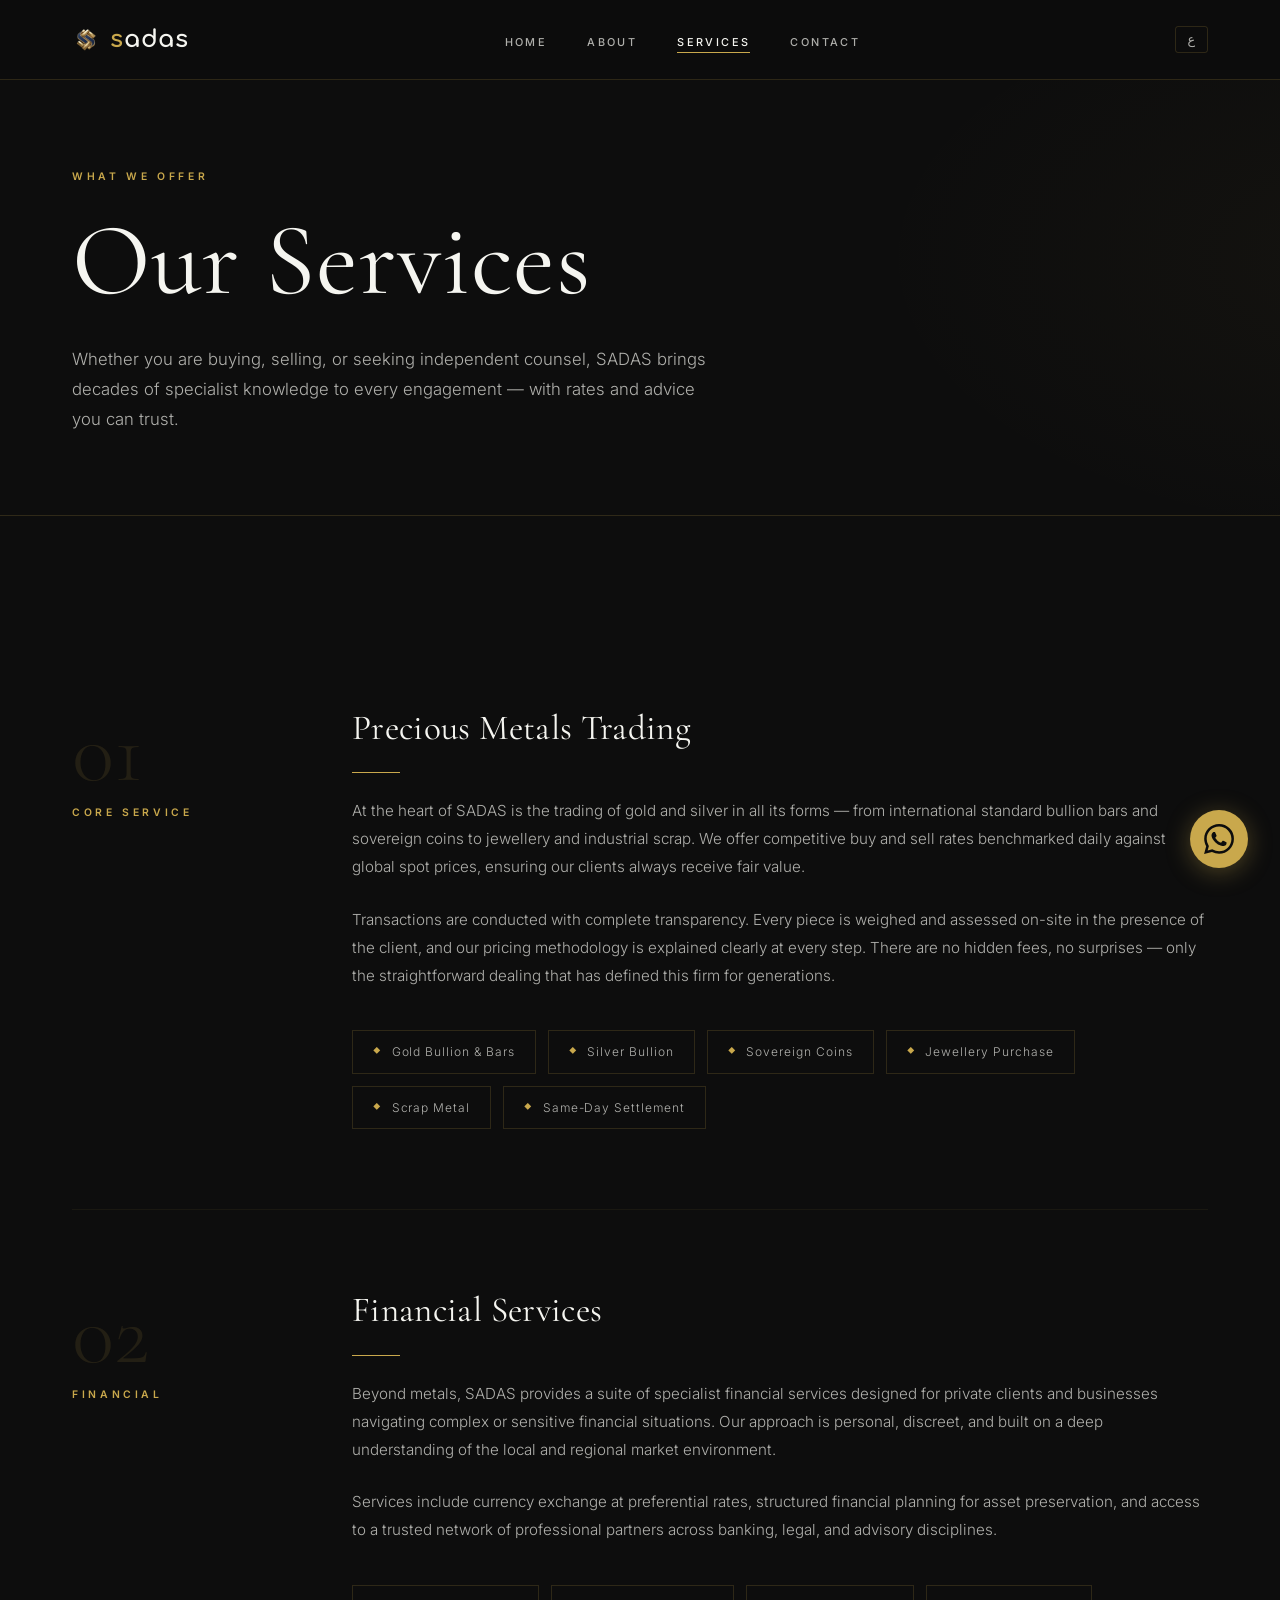
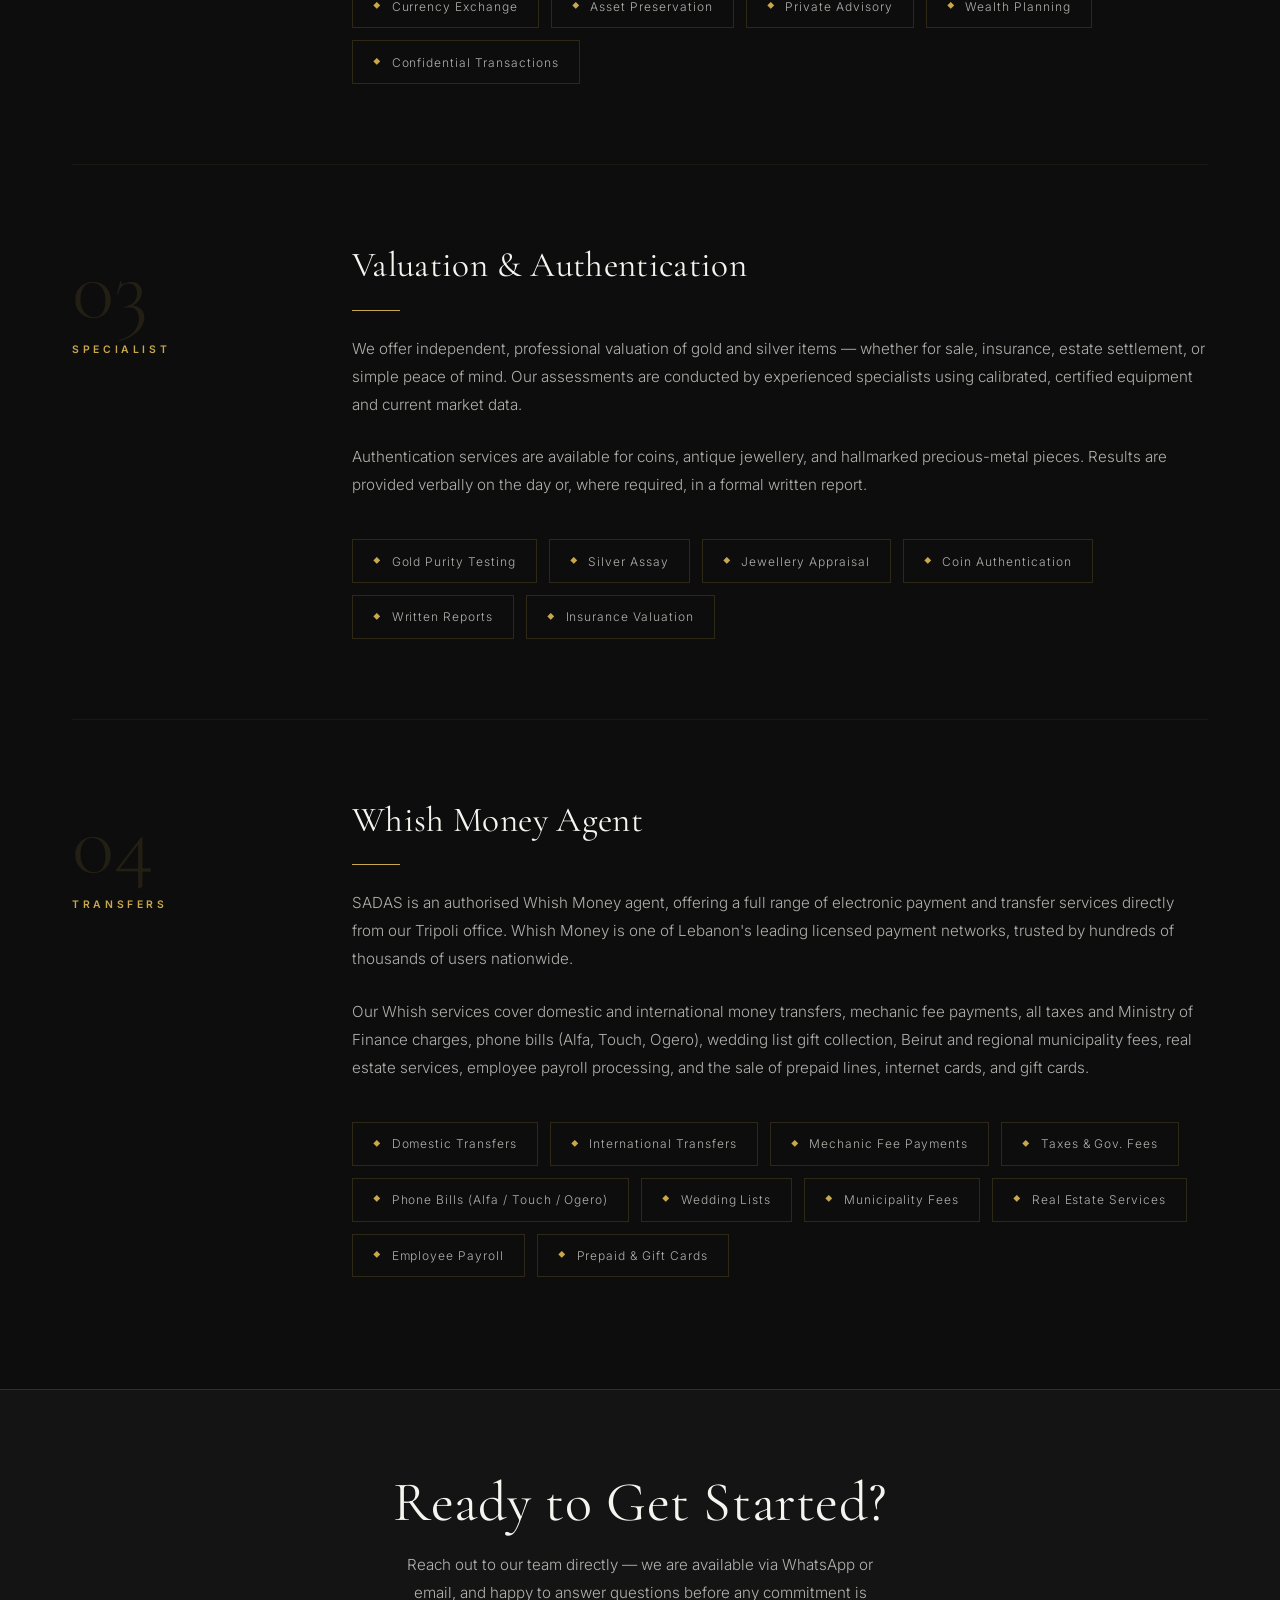
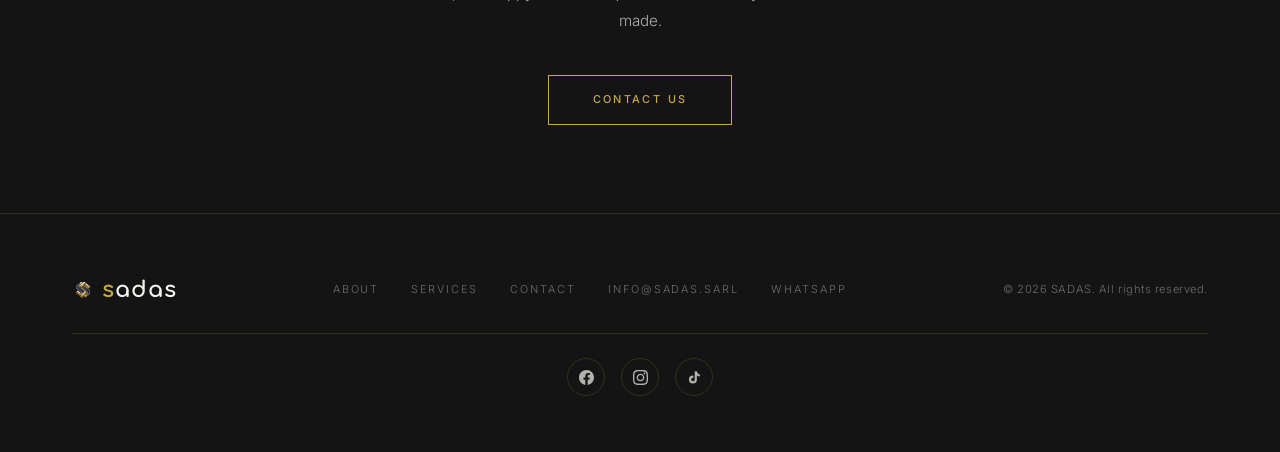
<file: services.html>
<!DOCTYPE html>
<html lang="en">
<head>
  <meta charset="UTF-8" />
  <meta name="viewport" content="width=device-width, initial-scale=1.0" />
  <title>Services — SADAS | Gold, Silver &amp; Financial Services, Tripoli Lebanon</title>
  <meta name="description" content="SADAS offers precious metals trading (gold &amp; silver), financial services, independent valuation, and money transfers in Tripoli, Lebanon." />
  <meta property="og:type"        content="website" />
  <meta property="og:url"         content="https://sadas.sarl/services.html" />
  <meta property="og:title"       content="Services — SADAS Precious Metals &amp; Financial Services" />
  <meta property="og:description" content="Gold &amp; silver trading, financial services, valuation, and Whish Money transfers. Serving Tripoli and the wider region." />
  <link rel="icon" type="image/png" href="img/logo-mark.png" />
  <link rel="stylesheet" href="css/style.css" />
  <link rel="preconnect" href="https://fonts.googleapis.com" />
  <link rel="preconnect" href="https://fonts.gstatic.com" crossorigin />
</head>
<body>

  <!-- NAVBAR -->
  <nav class="navbar" data-always-scrolled="true" aria-label="Main navigation">
    <div class="container">
      <a href="index.html" class="nav-logo" aria-label="SADAS — Home">
        <img class="logo-mark" src="img/logo-mark.png" alt="" aria-hidden="true" onerror="this.style.display='none'">
        <span class="logo-text"><em>s</em>adas</span>
      </a>

      <ul class="nav-links" role="list">
        <li><a href="index.html"    data-i18n="nav-home">Home</a></li>
        <li><a href="about.html"   data-i18n="nav-about">About</a></li>
        <li><a href="services.html" data-i18n="nav-services">Services</a></li>
        <li><a href="contact.html" data-i18n="nav-contact">Contact</a></li>
      </ul>

      <button class="lang-toggle" id="lang-toggle" aria-label="Switch language">&#1593;</button>

      <button class="nav-hamburger" aria-label="Open navigation menu" aria-expanded="false">
        <span></span><span></span><span></span>
      </button>
    </div>
  </nav>

  <!-- Mobile nav overlay -->
  <nav class="nav-mobile" aria-label="Mobile navigation">
    <button class="nav-mobile-close" aria-label="Close navigation">&#10005;</button>
    <a href="index.html"    data-i18n="nav-home">Home</a>
    <a href="about.html"   data-i18n="nav-about">About</a>
    <a href="services.html" data-i18n="nav-services">Services</a>
    <a href="contact.html" data-i18n="nav-contact">Contact</a>
  </nav>

  <main>

    <!-- PAGE HERO -->
    <header class="page-hero">
      <div class="container">
        <div class="page-hero-inner">
          <span class="section-label" data-i18n="svc-page-label">What We Offer</span>
          <h1 data-i18n="svc-page-title">Our Services</h1>
          <p class="lead" data-i18n="svc-page-lead">
            Whether you are buying, selling, or seeking independent counsel, SADAS brings
            decades of specialist knowledge to every engagement — with rates and advice
            you can trust.
          </p>
        </div>
      </div>
    </header>

    <!-- SERVICES — Detailed list -->
    <section class="services-main">
      <div class="container">

        <!-- Service 1: Precious Metals Trading -->
        <article class="svc-section">
          <div class="svc-aside reveal">
            <div class="svc-number">01</div>
            <span class="section-label" data-i18n="svc1-aside-label">Core Service</span>
          </div>
          <div class="svc-body">
            <h3 class="reveal" data-i18n="svc1-title">Precious Metals Trading</h3>
            <div class="divider reveal delay-1"></div>
            <p class="reveal delay-1" data-i18n="svc1-p1">
              At the heart of SADAS is the trading of gold and silver in all its forms — from
              international standard bullion bars and sovereign coins to jewellery and industrial
              scrap. We offer competitive buy and sell rates benchmarked daily against global
              spot prices, ensuring our clients always receive fair value.
            </p>
            <p class="reveal delay-2" data-i18n="svc1-p2">
              Transactions are conducted with complete transparency. Every piece is weighed and
              assessed on-site in the presence of the client, and our pricing methodology is
              explained clearly at every step. There are no hidden fees, no surprises — only
              the straightforward dealing that has defined this firm for generations.
            </p>
            <div class="svc-tags reveal delay-3">
              <span class="svc-tag" data-i18n="svc1-tag1">Gold Bullion &amp; Bars</span>
              <span class="svc-tag" data-i18n="svc1-tag2">Silver Bullion</span>
              <span class="svc-tag" data-i18n="svc1-tag3">Sovereign Coins</span>
              <span class="svc-tag" data-i18n="svc1-tag4">Jewellery Purchase</span>
              <span class="svc-tag" data-i18n="svc1-tag5">Scrap Metal</span>
              <span class="svc-tag" data-i18n="svc1-tag6">Same-Day Settlement</span>
            </div>
          </div>
        </article>

        <!-- Service 2: Financial Services -->
        <article class="svc-section">
          <div class="svc-aside reveal">
            <div class="svc-number">02</div>
            <span class="section-label" data-i18n="svc2-aside-label">Financial</span>
          </div>
          <div class="svc-body">
            <h3 class="reveal" data-i18n="svc2-title">Financial Services</h3>
            <div class="divider reveal delay-1"></div>
            <p class="reveal delay-1" data-i18n="svc2-p1">
              Beyond metals, SADAS provides a suite of specialist financial services designed
              for private clients and businesses navigating complex or sensitive financial
              situations. Our approach is personal, discreet, and built on a deep understanding
              of the local and regional market environment.
            </p>
            <p class="reveal delay-2" data-i18n="svc2-p2">
              Services include currency exchange at preferential rates, structured financial
              planning for asset preservation, and access to a trusted network of professional
              partners across banking, legal, and advisory disciplines.
            </p>
            <div class="svc-tags reveal delay-3">
              <span class="svc-tag" data-i18n="svc2-tag1">Currency Exchange</span>
              <span class="svc-tag" data-i18n="svc2-tag2">Asset Preservation</span>
              <span class="svc-tag" data-i18n="svc2-tag3">Private Advisory</span>
              <span class="svc-tag" data-i18n="svc2-tag4">Wealth Planning</span>
              <span class="svc-tag" data-i18n="svc2-tag5">Confidential Transactions</span>
            </div>
          </div>
        </article>

        <!-- Service 3: Valuation & Authentication -->
        <article class="svc-section">
          <div class="svc-aside reveal">
            <div class="svc-number">03</div>
            <span class="section-label" data-i18n="svc3-aside-label">Specialist</span>
          </div>
          <div class="svc-body">
            <h3 class="reveal" data-i18n="svc3-title">Valuation &amp; Authentication</h3>
            <div class="divider reveal delay-1"></div>
            <p class="reveal delay-1" data-i18n="svc3-p1">
              We offer independent, professional valuation of gold and silver items — whether
              for sale, insurance, estate settlement, or simple peace of mind. Our assessments
              are conducted by experienced specialists using calibrated, certified equipment
              and current market data.
            </p>
            <p class="reveal delay-2" data-i18n="svc3-p2">
              Authentication services are available for coins, antique jewellery, and hallmarked
              precious-metal pieces. Results are provided verbally on the day or, where required,
              in a formal written report.
            </p>
            <div class="svc-tags reveal delay-3">
              <span class="svc-tag" data-i18n="svc3-tag1">Gold Purity Testing</span>
              <span class="svc-tag" data-i18n="svc3-tag2">Silver Assay</span>
              <span class="svc-tag" data-i18n="svc3-tag3">Jewellery Appraisal</span>
              <span class="svc-tag" data-i18n="svc3-tag4">Coin Authentication</span>
              <span class="svc-tag" data-i18n="svc3-tag5">Written Reports</span>
              <span class="svc-tag" data-i18n="svc3-tag6">Insurance Valuation</span>
            </div>
          </div>
        </article>

        <!-- Service 4: Whish Money -->
        <article class="svc-section">
          <div class="svc-aside reveal">
            <div class="svc-number">04</div>
            <span class="section-label" data-i18n="svc4-aside-label">Transfers</span>
          </div>
          <div class="svc-body">
            <h3 class="reveal" data-i18n="svc4-title">Whish Money Agent</h3>
            <div class="divider reveal delay-1"></div>
            <p class="reveal delay-1" data-i18n="svc4-p1">
              SADAS is an authorised Whish Money agent, offering fast, reliable domestic
              and international money transfers directly from our Tripoli office. Whish Money
              is one of Lebanon's leading licensed electronic payment networks, trusted by
              hundreds of thousands of users across the country.
            </p>
            <p class="reveal delay-2" data-i18n="svc4-p2">
              Whether you are sending money to family, settling a business obligation, or
              receiving funds from abroad, our team processes transactions quickly and
              securely — with the added assurance of dealing with a firm you already know
              and trust.
            </p>
            <div class="svc-tags reveal delay-3">
              <span class="svc-tag" data-i18n="svc4-tag1">Domestic Transfers</span>
              <span class="svc-tag" data-i18n="svc4-tag2">International Transfers</span>
              <span class="svc-tag" data-i18n="svc4-tag3">Mechanic Fee Payments</span>
              <span class="svc-tag" data-i18n="svc4-tag4">Taxes &amp; Gov. Fees</span>
              <span class="svc-tag" data-i18n="svc4-tag5">Phone Bills (Alfa / Touch / Ogero)</span>
              <span class="svc-tag" data-i18n="svc4-tag6">Wedding Lists</span>
              <span class="svc-tag" data-i18n="svc4-tag7">Municipality Fees</span>
              <span class="svc-tag" data-i18n="svc4-tag8">Real Estate Services</span>
              <span class="svc-tag" data-i18n="svc4-tag9">Employee Payroll</span>
              <span class="svc-tag" data-i18n="svc4-tag10">Prepaid &amp; Gift Cards</span>
            </div>
          </div>
        </article>

      </div>
    </section>

    <!-- CTA Strip -->
    <div class="services-cta">
      <div class="container">
        <h2 class="reveal" data-i18n="svc-cta-title">Ready to Get Started?</h2>
        <p class="reveal delay-1" data-i18n="svc-cta-p">
          Reach out to our team directly — we are available via WhatsApp or email,
          and happy to answer questions before any commitment is made.
        </p>
        <div class="reveal delay-2">
          <a href="contact.html" class="btn btn-outline"><span data-i18n="svc-cta-btn">Contact Us</span></a>
        </div>
      </div>
    </div>

  </main>

  <!-- FOOTER -->
  <footer>
    <div class="container">
      <div class="footer-inner">
        <a href="index.html" class="footer-logo">
          <img class="logo-mark" src="img/logo-mark.png" alt="" aria-hidden="true" onerror="this.style.display='none'">
          <span><em>s</em>adas</span>
        </a>

        <nav class="footer-links" aria-label="Footer navigation">
          <a href="about.html"    data-i18n="nav-about">About</a>
          <a href="services.html" data-i18n="nav-services">Services</a>
          <a href="contact.html" data-i18n="nav-contact">Contact</a>
          <a href="mailto:info@sadas.sarl">info@sadas.sarl</a>
          <a href="https://wa.me/9613343065" target="_blank" rel="noopener noreferrer">WhatsApp</a>
        </nav>

        <p class="footer-copy" data-i18n-html="footer-copy">
          &copy; <span id="year"></span> SADAS. All rights reserved.
        </p>
      </div>

      <div class="footer-social">
        <a href="https://www.facebook.com/sadas.sarl" class="social-link" target="_blank" rel="noopener noreferrer" aria-label="SADAS on Facebook">
          <svg viewBox="0 0 24 24" xmlns="http://www.w3.org/2000/svg" aria-hidden="true"><path d="M24 12.073c0-6.627-5.373-12-12-12s-12 5.373-12 12c0 5.99 4.388 10.954 10.125 11.854v-8.385H7.078v-3.47h3.047V9.43c0-3.007 1.792-4.669 4.533-4.669 1.312 0 2.686.235 2.686.235v2.953H15.83c-1.491 0-1.956.925-1.956 1.874v2.25h3.328l-.532 3.47h-2.796v8.385C19.612 23.027 24 18.062 24 12.073z"/></svg>
        </a>
        <a href="https://www.instagram.com/sadassarl/" class="social-link" target="_blank" rel="noopener noreferrer" aria-label="SADAS on Instagram">
          <svg viewBox="0 0 24 24" xmlns="http://www.w3.org/2000/svg" aria-hidden="true"><path d="M12 2.163c3.204 0 3.584.012 4.85.07 3.252.148 4.771 1.691 4.919 4.919.058 1.265.069 1.645.069 4.849 0 3.205-.012 3.584-.069 4.849-.149 3.225-1.664 4.771-4.919 4.919-1.266.058-1.644.07-4.85.07-3.204 0-3.584-.012-4.849-.07-3.26-.149-4.771-1.699-4.919-4.92-.058-1.265-.07-1.644-.07-4.849 0-3.204.013-3.583.07-4.849.149-3.227 1.664-4.771 4.919-4.919 1.266-.057 1.645-.069 4.849-.069zm0-2.163c-3.259 0-3.667.014-4.947.072-4.358.2-6.78 2.618-6.98 6.98-.059 1.281-.073 1.689-.073 4.948 0 3.259.014 3.668.072 4.948.2 4.358 2.618 6.78 6.98 6.98 1.281.058 1.689.072 4.948.072 3.259 0 3.668-.014 4.948-.072 4.354-.2 6.782-2.618 6.979-6.98.059-1.28.073-1.689.073-4.948 0-3.259-.014-3.667-.072-4.947-.196-4.354-2.617-6.78-6.979-6.98-1.281-.059-1.69-.073-4.949-.073zm0 5.838c-3.403 0-6.162 2.759-6.162 6.162s2.759 6.163 6.162 6.163 6.162-2.759 6.162-6.163c0-3.403-2.759-6.162-6.162-6.162zm0 10.162c-2.209 0-4-1.79-4-4 0-2.209 1.791-4 4-4s4 1.791 4 4c0 2.21-1.791 4-4 4zm6.406-11.845c-.796 0-1.441.645-1.441 1.44s.645 1.44 1.441 1.44c.795 0 1.439-.645 1.439-1.44s-.644-1.44-1.439-1.44z"/></svg>
        </a>
        <a href="https://www.tiktok.com/@sadas.s.a.r.l" class="social-link" target="_blank" rel="noopener noreferrer" aria-label="SADAS on TikTok">
          <svg viewBox="0 0 24 24" xmlns="http://www.w3.org/2000/svg" aria-hidden="true"><path d="M19.59 6.69a4.83 4.83 0 01-3.77-4.25V2h-3.45v13.67a2.89 2.89 0 01-2.88 2.5 2.89 2.89 0 01-2.89-2.89 2.89 2.89 0 012.89-2.89c.28 0 .54.04.79.1V9.01a6.33 6.33 0 00-.79-.05 6.34 6.34 0 00-6.34 6.34 6.34 6.34 0 006.34 6.34 6.34 6.34 0 006.33-6.34V8.89a8.26 8.26 0 004.84 1.55V7c-.01 0-1.22.01-3.07-.31z"/></svg>
        </a>
      </div>
    </div>
  </footer>

  <!-- WHATSAPP FLOATING BUTTON -->
  <a href="https://wa.me/9613343065" class="wa-float" target="_blank" rel="noopener noreferrer" aria-label="Chat with us on WhatsApp">
    <svg viewBox="0 0 24 24" xmlns="http://www.w3.org/2000/svg" aria-hidden="true">
      <path d="M17.472 14.382c-.297-.149-1.758-.867-2.03-.967-.273-.099-.471-.148-.67.15-.197.297-.767.966-.94 1.164-.173.199-.347.223-.644.075-.297-.15-1.255-.463-2.39-1.475-.883-.788-1.48-1.761-1.653-2.059-.173-.297-.018-.458.13-.606.134-.133.298-.347.446-.52.149-.174.198-.298.298-.497.099-.198.05-.371-.025-.52-.075-.149-.669-1.612-.916-2.207-.242-.579-.487-.5-.669-.51-.173-.008-.371-.01-.57-.01-.198 0-.52.074-.792.372-.272.297-1.04 1.016-1.04 2.479 0 1.462 1.065 2.875 1.213 3.074.149.198 2.096 3.2 5.077 4.487.709.306 1.262.489 1.694.625.712.227 1.36.195 1.871.118.571-.085 1.758-.719 2.006-1.413.248-.694.248-1.289.173-1.413-.074-.124-.272-.198-.57-.347m-5.421 7.403h-.004a9.87 9.87 0 01-5.031-1.378l-.361-.214-3.741.982.998-3.648-.235-.374a9.86 9.86 0 01-1.51-5.26c.001-5.45 4.436-9.884 9.888-9.884 2.64 0 5.122 1.03 6.988 2.898a9.825 9.825 0 012.893 6.994c-.003 5.45-4.437 9.884-9.885 9.884m8.413-18.297A11.815 11.815 0 0012.05 0C5.495 0 .16 5.335.157 11.892c0 2.096.547 4.142 1.588 5.945L.057 24l6.305-1.654a11.882 11.882 0 005.683 1.448h.005c6.554 0 11.89-5.335 11.893-11.893a11.821 11.821 0 00-3.48-8.413Z"/>
    </svg>
  </a>

  <script>document.getElementById('year').textContent = new Date().getFullYear();</script>
  <script src="js/main.js"></script>
</body>
</html>
</file>
<file: css/style.css>
/* ============================================================
   SADAS — Precious Metals & Financial Services
   Shared Stylesheet
   ============================================================ */

@import url('https://fonts.googleapis.com/css2?family=Cormorant+Garamond:ital,wght@0,300;0,400;0,500;0,600;1,300;1,400;1,500&family=Inter:wght@300;400;500;600&family=Comfortaa:wght@700&family=Tajawal:wght@300;400;500;700&display=swap');

/* ============================================================
   CSS CUSTOM PROPERTIES (Design Tokens)
   ============================================================ */
:root {
  --black:        #0d0d0d;
  --black-soft:   #141414;
  --black-card:   #111111;
  --gold:         #C9A84C;
  --gold-light:   #D4AF37;
  --gold-pale:    rgba(201, 168, 76, 0.12);
  --gold-glow:    rgba(201, 168, 76, 0.35);
  --gold-border:  rgba(201, 168, 76, 0.18);
  --white:        #F5F5F0;
  --white-70:     rgba(245, 245, 240, 0.70);
  --white-40:     rgba(245, 245, 240, 0.40);
  --white-15:     rgba(245, 245, 240, 0.08);

  --font-serif: 'Cormorant Garamond', 'Georgia', serif;
  --font-sans:  'Inter', system-ui, -apple-system, sans-serif;
  --font-logo:  'Comfortaa', 'Arial Rounded MT Bold', sans-serif;

  --nav-h:    80px;
  --max-w:    1200px;
  --ease:     cubic-bezier(0.4, 0, 0.2, 1);
  --trans:    0.3s var(--ease);
}

/* ============================================================
   RESET & BASE
   ============================================================ */
*, *::before, *::after {
  box-sizing: border-box;
  margin: 0;
  padding: 0;
}

html {
  scroll-behavior: smooth;
  font-size: 16px;
}

body {
  background-color: var(--black);
  color: var(--white);
  font-family: var(--font-sans);
  font-weight: 300;
  line-height: 1.75;
  overflow-x: hidden;
  -webkit-font-smoothing: antialiased;
  -moz-osx-font-smoothing: grayscale;
}

img {
  max-width: 100%;
  height: auto;
  display: block;
}

a {
  color: inherit;
  text-decoration: none;
}

ul {
  list-style: none;
}

/* ============================================================
   TYPOGRAPHY SCALE
   ============================================================ */
h1, h2, h3, h4 {
  font-family: var(--font-serif);
  font-weight: 400;
  line-height: 1.15;
  letter-spacing: 0.01em;
  color: var(--white);
}

h1 { font-size: clamp(2.8rem, 8vw,  7.5rem); }
h2 { font-size: clamp(1.9rem, 4.5vw, 3.5rem); }
h3 { font-size: clamp(1.3rem, 2.5vw, 2rem);   }
h4 { font-size: 1.15rem; }

p {
  color: var(--white-70);
  font-size: 0.95rem;
  line-height: 1.85;
}

/* ============================================================
   LAYOUT UTILITIES
   ============================================================ */
.container {
  max-width: var(--max-w);
  margin: 0 auto;
  padding: 0 2rem;
}

section {
  padding: 7rem 0;
}

.section-label {
  display: block;
  font-family: var(--font-sans);
  font-size: 0.65rem;
  font-weight: 600;
  letter-spacing: 0.35em;
  text-transform: uppercase;
  color: var(--gold);
  margin-bottom: 1rem;
}

.section-header {
  margin-bottom: 4rem;
}

.section-header.center {
  text-align: center;
}

.section-header h2 {
  margin-bottom: 1rem;
}

.section-header p {
  max-width: 540px;
}

.section-header.center p {
  margin: 0 auto;
}

.divider {
  width: 48px;
  height: 1px;
  background: var(--gold);
  margin: 1.5rem 0;
}

.divider.center {
  margin: 1.5rem auto;
}

.gold-text {
  color: var(--gold);
}

/* ============================================================
   BUTTONS
   ============================================================ */
.btn {
  display: inline-block;
  padding: 0.9rem 2.75rem;
  font-family: var(--font-sans);
  font-size: 0.68rem;
  font-weight: 500;
  letter-spacing: 0.22em;
  text-transform: uppercase;
  cursor: pointer;
  border: none;
  transition: all 0.4s var(--ease);
  position: relative;
  overflow: hidden;
  white-space: nowrap;
}

/* Outlined gold button with fill-sweep hover */
.btn-outline {
  background: transparent;
  border: 1px solid var(--gold);
  color: var(--gold);
}

.btn-outline::after {
  content: '';
  position: absolute;
  inset: 0;
  background: var(--gold);
  transform: scaleX(0);
  transform-origin: left center;
  transition: transform 0.45s var(--ease);
  z-index: 0;
}

.btn-outline span {
  position: relative;
  z-index: 1;
  transition: color 0.45s var(--ease);
}

.btn-outline:hover span {
  color: var(--black);
}

.btn-outline:hover::after {
  transform: scaleX(1);
}

/* Solid gold button */
.btn-solid {
  background: var(--gold);
  border: 1px solid var(--gold);
  color: var(--black);
  font-weight: 600;
}

.btn-solid:hover {
  background: transparent;
  color: var(--gold);
}

/* ============================================================
   NAVBAR
   ============================================================ */
.navbar {
  position: fixed;
  top: 0;
  left: 0;
  right: 0;
  height: var(--nav-h);
  z-index: 1000;
  transition: background 0.5s ease, border-color 0.5s ease, backdrop-filter 0.5s ease;
}

.navbar.scrolled {
  background: rgba(13, 13, 13, 0.82);
  backdrop-filter: blur(24px) saturate(1.4);
  -webkit-backdrop-filter: blur(24px) saturate(1.4);
  border-bottom: 1px solid var(--gold-border);
}

/* For non-hero pages: always show the frosted bar */
.navbar.always-scrolled {
  background: rgba(13, 13, 13, 0.95);
  border-bottom: 1px solid var(--gold-border);
}

.navbar .container {
  height: 100%;
  display: flex;
  align-items: center;
  justify-content: space-between;
}

.nav-logo {
  display: flex;
  align-items: center;
  gap: 0.6rem;
  transition: opacity var(--trans);
}

.nav-logo:hover {
  opacity: 0.85;
}

/* Logo mark image in navbar */
.nav-logo .logo-mark {
  width: 28px;
  height: 28px;
  flex-shrink: 0;
  object-fit: contain;
}

.nav-logo .logo-text {
  font-family: var(--font-logo);
  font-size: 1.5rem;
  font-weight: 800;
  letter-spacing: 0.04em;
  color: var(--white);
  line-height: 1;
  text-transform: lowercase;
}

.nav-logo .logo-text em {
  color: var(--gold);
  font-style: normal;
}

.nav-links {
  display: flex;
  align-items: center;
  gap: 2.5rem;
}

.nav-links a {
  font-size: 0.68rem;
  font-weight: 500;
  letter-spacing: 0.22em;
  text-transform: uppercase;
  color: var(--white-70);
  position: relative;
  padding-bottom: 4px;
  transition: color var(--trans);
}

.nav-links a::after {
  content: '';
  position: absolute;
  bottom: 0;
  left: 0;
  width: 0;
  height: 1px;
  background: var(--gold);
  transition: width 0.35s var(--ease);
}

.nav-links a:hover,
.nav-links a.active {
  color: var(--white);
}

.nav-links a:hover::after,
.nav-links a.active::after {
  width: 100%;
}

/* Hamburger button (mobile) */
.nav-hamburger {
  display: none;
  flex-direction: column;
  justify-content: center;
  gap: 6px;
  cursor: pointer;
  background: none;
  border: none;
  padding: 4px;
  z-index: 1001;
}

.nav-hamburger span {
  display: block;
  width: 26px;
  height: 1px;
  background: var(--white);
  transition: all 0.35s var(--ease);
}

.nav-hamburger.open span:nth-child(1) {
  transform: rotate(45deg) translate(5px, 5px);
}

.nav-hamburger.open span:nth-child(2) {
  opacity: 0;
  transform: scaleX(0);
}

.nav-hamburger.open span:nth-child(3) {
  transform: rotate(-45deg) translate(5px, -5px);
}

/* Mobile full-screen nav overlay */
.nav-mobile {
  display: none;
  position: fixed;
  inset: 0;
  background: var(--black);
  z-index: 999;
  flex-direction: column;
  align-items: center;
  justify-content: center;
  gap: 2.5rem;
}

.nav-mobile.open {
  display: flex;
}

.nav-mobile a {
  font-family: var(--font-serif);
  font-size: 2.8rem;
  font-weight: 300;
  color: var(--white);
  letter-spacing: 0.08em;
  transition: color var(--trans);
}

.nav-mobile a:hover {
  color: var(--gold);
}

.nav-mobile-close {
  position: absolute;
  top: 2rem;
  right: 2rem;
  font-size: 1.5rem;
  color: var(--white-40);
  cursor: pointer;
  background: none;
  border: none;
  transition: color var(--trans);
}

.nav-mobile-close:hover {
  color: var(--gold);
}

/* ============================================================
   FOOTER
   ============================================================ */
footer {
  background: var(--black-soft);
  border-top: 1px solid var(--gold-border);
  padding: 3.5rem 0;
}

.footer-inner {
  display: flex;
  align-items: center;
  justify-content: space-between;
  flex-wrap: wrap;
  gap: 2rem;
}

.footer-logo {
  display: flex;
  align-items: center;
  gap: 0.5rem;
  font-family: var(--font-logo);
  font-size: 1.4rem;
  font-weight: 800;
  letter-spacing: 0.04em;
  color: var(--white);
  text-transform: lowercase;
}

.footer-logo .logo-mark {
  width: 22px;
  height: 22px;
  flex-shrink: 0;
  object-fit: contain;
}

.footer-logo em {
  color: var(--gold);
  font-style: normal;
}

.footer-links {
  display: flex;
  align-items: center;
  gap: 2rem;
  flex-wrap: wrap;
}

.footer-links a {
  font-size: 0.68rem;
  letter-spacing: 0.18em;
  text-transform: uppercase;
  color: var(--white-40);
  transition: color var(--trans);
}

.footer-links a:hover {
  color: var(--gold);
}

.footer-copy {
  font-size: 0.7rem;
  color: var(--white-40);
  letter-spacing: 0.05em;
}

/* ============================================================
   WHATSAPP FLOATING BUTTON
   ============================================================ */
.wa-float {
  position: fixed;
  bottom: 2rem;
  right: 2rem;
  width: 58px;
  height: 58px;
  background: var(--gold);
  border-radius: 50%;
  display: flex;
  align-items: center;
  justify-content: center;
  z-index: 950;
  box-shadow: 0 4px 24px var(--gold-glow);
  transition: transform 0.3s var(--ease), box-shadow 0.3s var(--ease);
}

.wa-float:hover {
  transform: scale(1.12);
  box-shadow: 0 8px 36px rgba(201, 168, 76, 0.55);
}

.wa-float svg {
  width: 30px;
  height: 30px;
  fill: var(--black);
}

/* ============================================================
   SCROLL REVEAL ANIMATION
   ============================================================ */
.reveal {
  opacity: 0;
  transform: translateY(28px);
  transition: opacity 0.75s var(--ease), transform 0.75s var(--ease);
}

.reveal.delay-1 { transition-delay: 0.1s; }
.reveal.delay-2 { transition-delay: 0.2s; }
.reveal.delay-3 { transition-delay: 0.3s; }
.reveal.delay-4 { transition-delay: 0.4s; }

.reveal.visible {
  opacity: 1;
  transform: translateY(0);
}

/* ============================================================
   HOME — HERO
   ============================================================ */
.hero {
  position: relative;
  height: 100vh;
  min-height: 620px;
  display: flex;
  align-items: center;
  justify-content: center;
  text-align: center;
  overflow: hidden;
}

#hero-canvas {
  position: absolute;
  inset: 0;
  width: 100%;
  height: 100%;
  z-index: 0;
}

.hero-content {
  position: relative;
  z-index: 1;
  padding: 0 1.5rem;
}

.hero-eyebrow {
  display: block;
  font-family: var(--font-sans);
  font-size: 0.65rem;
  font-weight: 500;
  letter-spacing: 0.45em;
  text-transform: uppercase;
  color: var(--gold);
  margin-bottom: 1.25rem;
  opacity: 0;
  animation: fadeUp 1s var(--ease) 0.3s forwards;
}

.hero-wordmark {
  font-family: var(--font-logo);
  font-size: clamp(4rem, 16vw, 13rem);
  font-weight: 900;
  letter-spacing: 0.04em;
  text-transform: lowercase;
  color: var(--white);
  line-height: 1;
  margin-bottom: 0.5rem;
  opacity: 0;
  animation: fadeUp 1.1s var(--ease) 0.5s forwards;
}

.hero-wordmark em {
  color: var(--gold);
  font-style: normal;
}

/* Logo mark displayed above wordmark on hero */
.hero-logo-mark {
  width: clamp(64px, 12vw, 100px);
  height: auto;
  margin: 0 auto 1.25rem;
  object-fit: contain;
  opacity: 0;
  animation: fadeUp 1s var(--ease) 0.25s forwards;
}

.hero-tagline {
  font-family: var(--font-serif);
  font-size: clamp(1rem, 2.5vw, 1.35rem);
  font-weight: 300;
  font-style: italic;
  color: var(--white-70);
  letter-spacing: 0.04em;
  margin-bottom: 2.75rem;
  opacity: 0;
  animation: fadeUp 1.1s var(--ease) 0.75s forwards;
}

.hero-actions {
  opacity: 0;
  animation: fadeUp 1s var(--ease) 1s forwards;
  margin-bottom: 6rem;
}

.hero-scroll-cue {
  position: absolute;
  bottom: 0.5rem;
  left: 50%;
  transform: translateX(-50%);
  display: flex;
  flex-direction: column;
  align-items: center;
  gap: 10px;
  z-index: 1;
  opacity: 0;
  animation: fadeIn 1s ease 1.5s forwards;
}

.hero-scroll-cue span {
  font-size: 0.6rem;
  letter-spacing: 0.3em;
  text-transform: uppercase;
  color: var(--white-40);
}

.scroll-line {
  width: 1px;
  height: 48px;
  background: linear-gradient(to bottom, var(--gold), transparent);
  animation: scrollPulse 2s ease-in-out infinite;
}

@keyframes scrollPulse {
  0%   { transform: scaleY(0); transform-origin: top; opacity: 0; }
  50%  { transform: scaleY(1); transform-origin: top; opacity: 1; }
  100% { transform: scaleY(1); transform-origin: bottom; opacity: 0; }
}

@keyframes fadeUp {
  from { opacity: 0; transform: translateY(24px); }
  to   { opacity: 1; transform: translateY(0); }
}

@keyframes fadeIn {
  from { opacity: 0; }
  to   { opacity: 1; }
}

/* ============================================================
   HOME — ABOUT TEASER
   ============================================================ */
.home-about {
  background: var(--black);
  overflow: hidden;
}

.home-about-inner {
  display: grid;
  grid-template-columns: 1fr 1fr;
  gap: 6rem;
  align-items: center;
}

.home-about-text h2 {
  margin-bottom: 1.5rem;
}

.home-about-text p {
  margin-bottom: 2.25rem;
}

.home-about-visual {
  display: flex;
  align-items: center;
  justify-content: center;
}

.gold-ring {
  width: 260px;
  height: 260px;
  border: 1px solid var(--gold-border);
  border-radius: 50%;
  display: flex;
  align-items: center;
  justify-content: center;
  position: relative;
  animation: slowRotate 30s linear infinite;
}

.gold-ring::before {
  content: '';
  position: absolute;
  inset: 16px;
  border: 1px solid rgba(201, 168, 76, 0.07);
  border-radius: 50%;
  animation: slowRotate 20s linear infinite reverse;
}

.gold-ring::after {
  content: '';
  position: absolute;
  inset: 32px;
  border: 1px solid rgba(201, 168, 76, 0.04);
  border-radius: 50%;
}

.about-logo-mark {
  width: 200px;
  height: 200px;
  object-fit: contain;
}

.gold-ring-letter {
  font-family: var(--font-serif);
  font-size: 7rem;
  font-weight: 300;
  color: var(--gold);
  opacity: 0.7;
  line-height: 1;
  z-index: 1;
  animation: slowRotate 30s linear infinite reverse; /* Counter-rotates to stay upright */
}

@keyframes slowRotate {
  from { transform: rotate(0deg); }
  to   { transform: rotate(360deg); }
}

/* ============================================================
   HOME — SERVICES OVERVIEW
   ============================================================ */
.home-services {
  background: var(--black-soft);
}

.services-grid {
  display: grid;
  grid-template-columns: repeat(4, 1fr);
  gap: 1px;
  background: rgba(201, 168, 76, 0.06);
  border: 1px solid rgba(201, 168, 76, 0.06);
}

.svc-card {
  background: var(--black-card);
  padding: 3rem 2.25rem;
  position: relative;
  overflow: hidden;
  transition: background var(--trans);
}

.svc-card::after {
  content: '';
  position: absolute;
  bottom: 0;
  left: 0;
  width: 0;
  height: 2px;
  background: var(--gold);
  transition: width 0.5s var(--ease);
}

.svc-card:hover {
  background: rgba(201, 168, 76, 0.03);
}

.svc-card:hover::after {
  width: 100%;
}

.svc-icon {
  font-size: 2.2rem;
  color: var(--gold);
  margin-bottom: 1.75rem;
  display: block;
  opacity: 0.85;
}

.svc-card h3 {
  font-size: 1.35rem;
  margin-bottom: 1rem;
}

.svc-card p {
  font-size: 0.88rem;
  line-height: 1.8;
}

/* ============================================================
   INNER PAGE — PAGE HERO HEADER
   ============================================================ */
.page-hero {
  background: var(--black);
  padding-top: calc(var(--nav-h) + 5.5rem);
  padding-bottom: 5rem;
  border-bottom: 1px solid var(--gold-border);
  position: relative;
  overflow: hidden;
}

.page-hero::before {
  content: '';
  position: absolute;
  top: 0;
  left: 0;
  right: 0;
  bottom: 0;
  background: radial-gradient(ellipse 60% 80% at 110% 50%, rgba(201,168,76,0.04) 0%, transparent 70%);
  pointer-events: none;
}

.page-hero-inner {
  max-width: 650px;
}

.page-hero h1 {
  margin-bottom: 1.5rem;
}

.page-hero p.lead {
  font-size: 1.05rem;
  color: var(--white-70);
  line-height: 1.8;
}

/* ============================================================
   ABOUT PAGE
   ============================================================ */
.about-story {
  background: var(--black-soft);
}

.story-grid {
  display: grid;
  grid-template-columns: 1fr 1fr;
  gap: 5rem;
  align-items: start;
}

.story-text p {
  margin-bottom: 1.5rem;
}

.story-text p:last-child {
  margin-bottom: 0;
}

.photo-placeholder {
  aspect-ratio: 4/5;
  background: var(--black-card);
  border: 1px solid var(--gold-border);
  display: flex;
  flex-direction: column;
  align-items: center;
  justify-content: center;
  gap: 1.25rem;
  text-align: center;
  padding: 2rem;
}

/* Office photo grid */
.office-photos {
  display: grid;
  grid-template-rows: auto auto;
  gap: 6px;
}

.office-photo-main {
  overflow: hidden;
  border: 1px solid var(--gold-border);
}

.office-photo-row {
  display: grid;
  grid-template-columns: 1fr;
  gap: 6px;
}

.office-photo-row > div {
  overflow: hidden;
  border: 1px solid var(--gold-border);
}

.office-photos img {
  width: 100%;
  height: auto;
  object-fit: unset;
  display: block;
  filter: brightness(0.92) saturate(0.9);
  transition: filter 0.4s ease, transform 0.5s ease;
}

.office-photos img:hover {
  filter: brightness(1) saturate(1);
  transform: scale(1.03);
}

.photo-placeholder-icon {
  font-size: 3.5rem;
  opacity: 0.3;
  color: var(--gold);
}

.photo-placeholder p {
  font-size: 0.78rem;
  letter-spacing: 0.1em;
  color: var(--white-40);
  max-width: 180px;
}

/* Trust Pillars */
.about-pillars {
  background: var(--black);
}

.pillars-grid {
  display: grid;
  grid-template-columns: repeat(4, 1fr);
  gap: 2px;
  background: rgba(201, 168, 76, 0.06);
  border: 1px solid rgba(201, 168, 76, 0.06);
}

.pillar {
  background: var(--black-card);
  padding: 3rem 2rem;
  text-align: center;
  transition: background var(--trans);
  position: relative;
  overflow: hidden;
}

.pillar::after {
  content: '';
  position: absolute;
  top: 0;
  left: 50%;
  transform: translateX(-50%);
  width: 0;
  height: 1px;
  background: var(--gold);
  transition: width 0.5s var(--ease);
}

.pillar:hover {
  background: rgba(201, 168, 76, 0.03);
}

.pillar:hover::after {
  width: 60%;
}

.pillar-icon {
  font-size: 2rem;
  color: var(--gold);
  margin-bottom: 1.5rem;
  display: block;
  opacity: 0.85;
}

.pillar h3 {
  font-size: 1.25rem;
  margin-bottom: 1rem;
}

.pillar p {
  font-size: 0.875rem;
}

/* ============================================================
   SERVICES PAGE
   ============================================================ */
.services-main {
  background: var(--black);
}

.svc-section {
  display: grid;
  grid-template-columns: 200px 1fr;
  gap: 5rem;
  align-items: start;
  padding: 5rem 0;
  border-bottom: 1px solid rgba(201, 168, 76, 0.07);
}

.svc-section:last-child {
  border-bottom: none;
  padding-bottom: 0;
}

.svc-aside {
  position: sticky;
  top: calc(var(--nav-h) + 2rem);
}

.svc-number {
  font-family: var(--font-serif);
  font-size: 5.5rem;
  font-weight: 300;
  color: rgba(201, 168, 76, 0.12);
  line-height: 1;
  margin-bottom: 0.5rem;
}

.svc-aside .section-label {
  margin-bottom: 0;
}

.svc-body h3 {
  font-size: clamp(1.5rem, 3vw, 2.2rem);
  margin-bottom: 1.5rem;
}

.svc-body p {
  margin-bottom: 1.5rem;
}

.svc-body p:last-of-type {
  margin-bottom: 0;
}

.svc-tags {
  display: flex;
  flex-wrap: wrap;
  gap: 0.75rem;
  margin-top: 2.5rem;
}

.svc-tag {
  display: inline-flex;
  align-items: center;
  gap: 0.6rem;
  padding: 0.65rem 1.25rem;
  border: 1px solid var(--gold-border);
  font-size: 0.75rem;
  letter-spacing: 0.08em;
  color: var(--white-70);
  transition: all var(--trans);
  font-family: var(--font-sans);
}

.svc-tag::before {
  content: '◆';
  font-size: 0.45rem;
  color: var(--gold);
  flex-shrink: 0;
}

.svc-tag:hover {
  border-color: var(--gold);
  color: var(--white);
  background: rgba(201, 168, 76, 0.04);
}

/* Services CTA strip */
.services-cta {
  background: var(--black-soft);
  padding: 5rem 0;
  text-align: center;
  border-top: 1px solid var(--gold-border);
}

.services-cta h2 {
  margin-bottom: 1rem;
}

.services-cta p {
  max-width: 480px;
  margin: 0 auto 2.5rem;
}

/* ============================================================
   CONTACT PAGE
   ============================================================ */
.contact-main {
  background: var(--black);
}

.contact-grid {
  display: grid;
  grid-template-columns: 1fr 1.4fr;
  gap: 6rem;
  align-items: start;
}

.contact-info-title {
  margin-bottom: 2.5rem;
}

.contact-item {
  display: flex;
  gap: 1.25rem;
  align-items: flex-start;
  padding: 1.75rem 0;
  border-bottom: 1px solid var(--white-15);
}

.contact-item:last-child {
  border-bottom: none;
}

.contact-item-icon {
  font-size: 1.1rem;
  color: var(--gold);
  flex-shrink: 0;
  width: 22px;
  text-align: center;
  margin-top: 0.1rem;
}

.contact-item-label {
  display: block;
  font-size: 0.62rem;
  letter-spacing: 0.25em;
  text-transform: uppercase;
  color: var(--gold);
  margin-bottom: 0.5rem;
}

.contact-item-value {
  font-size: 0.95rem;
  color: var(--white-70);
  line-height: 1.65;
}

.contact-item-value a {
  color: var(--white-70);
  transition: color var(--trans);
}

.contact-item-value a:hover {
  color: var(--gold);
}

/* Map */
.map-wrap {
  background: var(--black-soft);
  border: 1px solid var(--gold-border);
  overflow: hidden;
}

.map-placeholder {
  aspect-ratio: 4/3;
  background: #0e0e0e;
  display: flex;
  flex-direction: column;
  align-items: center;
  justify-content: center;
  gap: 1rem;
  position: relative;
}

.map-placeholder::before {
  content: '';
  position: absolute;
  inset: 0;
  background: radial-gradient(ellipse at center, rgba(201,168,76,0.05) 0%, transparent 65%);
}

.map-placeholder-icon {
  font-size: 3rem;
  color: rgba(201, 168, 76, 0.3);
  position: relative;
}

.map-placeholder-text {
  text-align: center;
  position: relative;
}

.map-placeholder-text p {
  font-size: 0.8rem;
  letter-spacing: 0.05em;
  color: var(--white-40);
  max-width: 200px;
}

/* REPLACE: Paste the Google Maps embed iframe here and remove the map-placeholder div above.
   The iframe should have class="map-iframe" width="100%" and no border.
   Example:
   <iframe class="map-iframe" src="https://www.google.com/maps/embed?pb=..." allowfullscreen></iframe>
*/
.map-iframe {
  width: 100%;
  aspect-ratio: 4/3;
  border: none;
  display: block;
}

/* WhatsApp CTA section on contact page */
.contact-wa-cta {
  background: var(--black-soft);
  border-top: 1px solid var(--gold-border);
  padding: 5.5rem 0;
  text-align: center;
}

.contact-wa-cta h2 {
  margin-bottom: 1rem;
}

.contact-wa-cta p {
  max-width: 460px;
  margin: 0 auto 2.5rem;
}

.btn-whatsapp {
  display: inline-flex;
  align-items: center;
  gap: 0.85rem;
  padding: 1rem 2.75rem;
  background: var(--gold);
  color: var(--black);
  font-family: var(--font-sans);
  font-size: 0.68rem;
  font-weight: 600;
  letter-spacing: 0.2em;
  text-transform: uppercase;
  transition: all 0.35s var(--ease);
  border: 1px solid var(--gold);
}

.btn-whatsapp:hover {
  background: transparent;
  color: var(--gold);
}

.btn-whatsapp svg {
  width: 20px;
  height: 20px;
  fill: currentColor;
  flex-shrink: 0;
}

/* ============================================================
   RESPONSIVE BREAKPOINTS
   ============================================================ */
@media (max-width: 1024px) {
  .services-grid {
    grid-template-columns: repeat(2, 1fr);
  }

  .pillars-grid {
    grid-template-columns: repeat(2, 1fr);
  }
}

@media (max-width: 900px) {
  section {
    padding: 5rem 0;
  }

  .home-about-inner {
    grid-template-columns: 1fr;
    gap: 3rem;
  }

  .home-about-visual {
    display: none; /* Hide decorative ring on small screens */
  }

  .story-grid {
    grid-template-columns: 1fr;
    gap: 3rem;
  }

  .photo-placeholder {
    aspect-ratio: 16/9;
  }

  .svc-section {
    grid-template-columns: 1fr;
    gap: 2rem;
    padding: 4rem 0;
  }

  .svc-aside {
    position: static;
  }

  .contact-grid {
    grid-template-columns: 1fr;
    gap: 3rem;
  }

  .footer-inner {
    flex-direction: column;
    align-items: flex-start;
  }
}

@media (max-width: 768px) {
  :root {
    --nav-h: 68px;
  }

  .nav-links {
    display: none;
  }

  .nav-hamburger {
    display: flex;
  }

  .services-grid {
    grid-template-columns: 1fr;
  }

  .pillars-grid {
    grid-template-columns: 1fr 1fr;
  }

  .footer-links {
    flex-wrap: wrap;
    gap: 1.25rem;
  }
}

@media (max-width: 520px) {
  .hero-wordmark {
    letter-spacing: 0.15em;
  }

  .pillars-grid {
    grid-template-columns: 1fr;
  }

  .svc-tags {
    gap: 0.5rem;
  }

  .wa-float {
    bottom: 1.5rem;
    right: 1.5rem;
    width: 52px;
    height: 52px;
  }

  .wa-float svg {
    width: 26px;
    height: 26px;
  }
}

/* ============================================================
   SOCIAL LINKS — footer row + contact section
   ============================================================ */
.footer-social {
  display: flex;
  justify-content: center;
  align-items: center;
  gap: 1rem;
  padding-top: 1.5rem;
  border-top: 1px solid var(--gold-border);
  margin-top: 1.5rem;
}

.social-link {
  display: flex;
  align-items: center;
  justify-content: center;
  width: 38px;
  height: 38px;
  border: 1px solid var(--gold-border);
  border-radius: 50%;
  color: var(--white-70);
  transition: color 0.2s, border-color 0.2s, background 0.2s;
  flex-shrink: 0;
}
.social-link:hover {
  color: var(--gold);
  border-color: var(--gold);
  background: var(--gold-pale);
}
.social-link svg {
  width: 15px;
  height: 15px;
  fill: currentColor;
}

/* Contact page — Follow Us section */
.contact-social {
  padding: 5rem 0;
  background: var(--black-soft);
  text-align: center;
}
.contact-social h2 {
  font-size: clamp(1.6rem, 3vw, 2.2rem);
  margin-bottom: 0.5rem;
}
.contact-social p {
  color: var(--white-70);
  margin-bottom: 2rem;
}
.contact-social-links {
  display: flex;
  justify-content: center;
  gap: 1.2rem;
}
.social-link-large {
  display: flex;
  align-items: center;
  gap: 0.6rem;
  padding: 0.65rem 1.4rem;
  border: 1px solid var(--gold-border);
  border-radius: 4px;
  color: var(--white-70);
  font-size: 0.85rem;
  font-family: var(--font-sans);
  letter-spacing: 0.04em;
  transition: color 0.2s, border-color 0.2s, background 0.2s;
}
.social-link-large:hover {
  color: var(--gold);
  border-color: var(--gold);
  background: var(--gold-pale);
}
.social-link-large svg {
  width: 16px;
  height: 16px;
  fill: currentColor;
  flex-shrink: 0;
}

[dir="rtl"] .contact-social-links {
  flex-direction: row-reverse;
}
[dir="rtl"] .footer-social {
  flex-direction: row-reverse;
}

/* ============================================================
   LANGUAGE TOGGLE BUTTON
   ============================================================ */
.lang-toggle {
  background: transparent;
  border: 1px solid var(--gold-border);
  color: var(--white-70);
  font-family: var(--font-sans);
  font-size: 0.8rem;
  font-weight: 500;
  letter-spacing: 0.05em;
  padding: 0.3rem 0.7rem;
  border-radius: 3px;
  cursor: pointer;
  transition: color 0.2s, border-color 0.2s;
  flex-shrink: 0;
}
.lang-toggle:hover {
  color: var(--gold);
  border-color: var(--gold);
}

/* ============================================================
   RTL — Arabic layout overrides
   ============================================================ */
[dir="rtl"] body {
  font-family: 'Tajawal', sans-serif;
}
[dir="rtl"] h1,
[dir="rtl"] h2,
[dir="rtl"] h3,
[dir="rtl"] h4 {
  font-family: 'Tajawal', sans-serif;
  font-weight: 700;
  letter-spacing: 0;
}
[dir="rtl"] p,
[dir="rtl"] span,
[dir="rtl"] a,
[dir="rtl"] li,
[dir="rtl"] button:not(.lang-toggle) {
  font-family: 'Tajawal', sans-serif;
}
/* Brand elements always stay LTR */
.hero-wordmark,
.logo-text,
.footer-logo,
.nav-logo,
.svc-number {
  direction: ltr;
  unicode-bidi: embed;
}
[dir="rtl"] .nav-links {
  flex-direction: row-reverse;
}
[dir="rtl"] .home-about-inner {
  flex-direction: row-reverse;
}
[dir="rtl"] .story-grid {
  flex-direction: row-reverse;
}
[dir="rtl"] .contact-grid {
  flex-direction: row-reverse;
}
[dir="rtl"] .footer-inner {
  flex-direction: row-reverse;
}
[dir="rtl"] .footer-links {
  flex-direction: row-reverse;
}
[dir="rtl"] .svc-section {
  flex-direction: row-reverse;
}
[dir="rtl"] .contact-item {
  flex-direction: row-reverse;
  text-align: right;
}
[dir="rtl"] .divider:not(.center) {
  margin-right: 0;
  margin-left: auto;
}
[dir="rtl"] .hero-content {
  text-align: center;
}
[dir="rtl"] .svc-tags {
  justify-content: flex-end;
}
[dir="rtl"] .section-header:not(.center) {
  text-align: right;
}
[dir="rtl"] .nav-mobile {
  text-align: right;
}
[dir="rtl"] .page-hero-inner {
  text-align: center;
}
[dir="rtl"] .lang-toggle {
  font-family: var(--font-sans);
}
</file>
